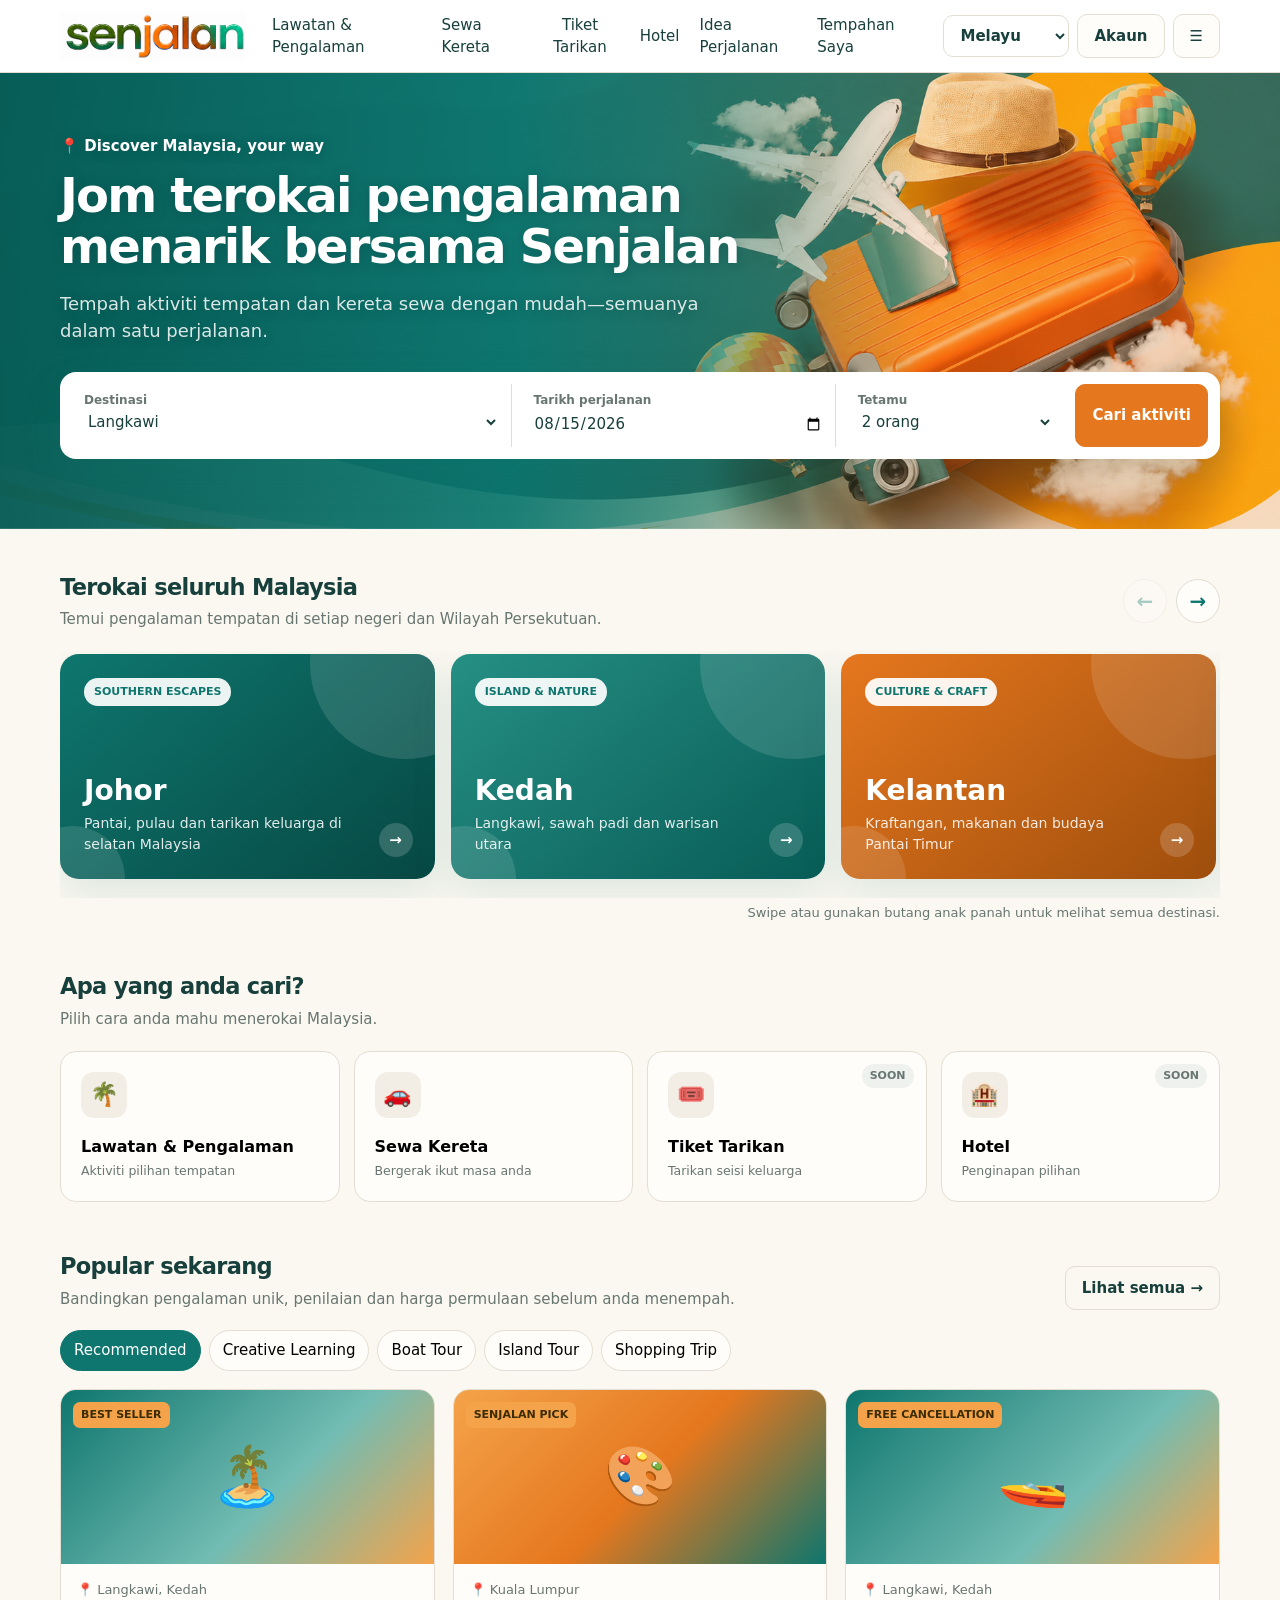
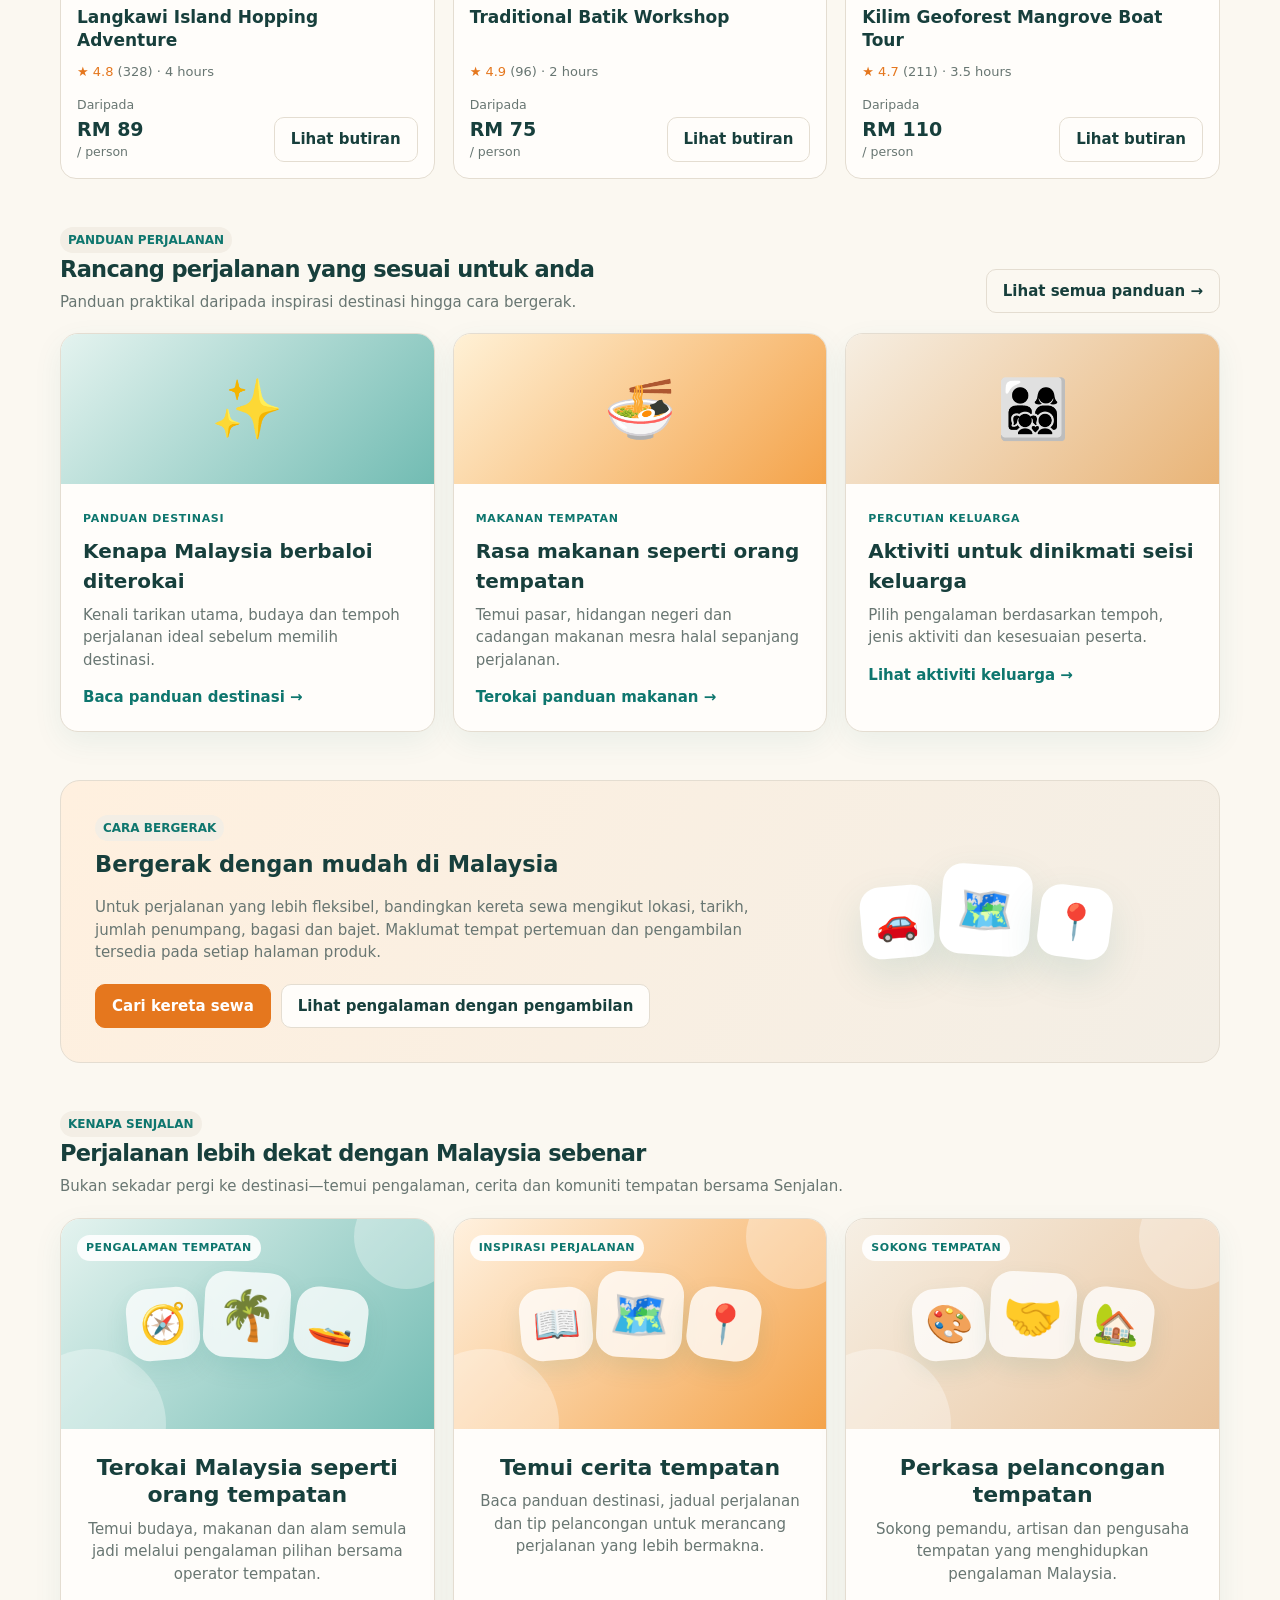
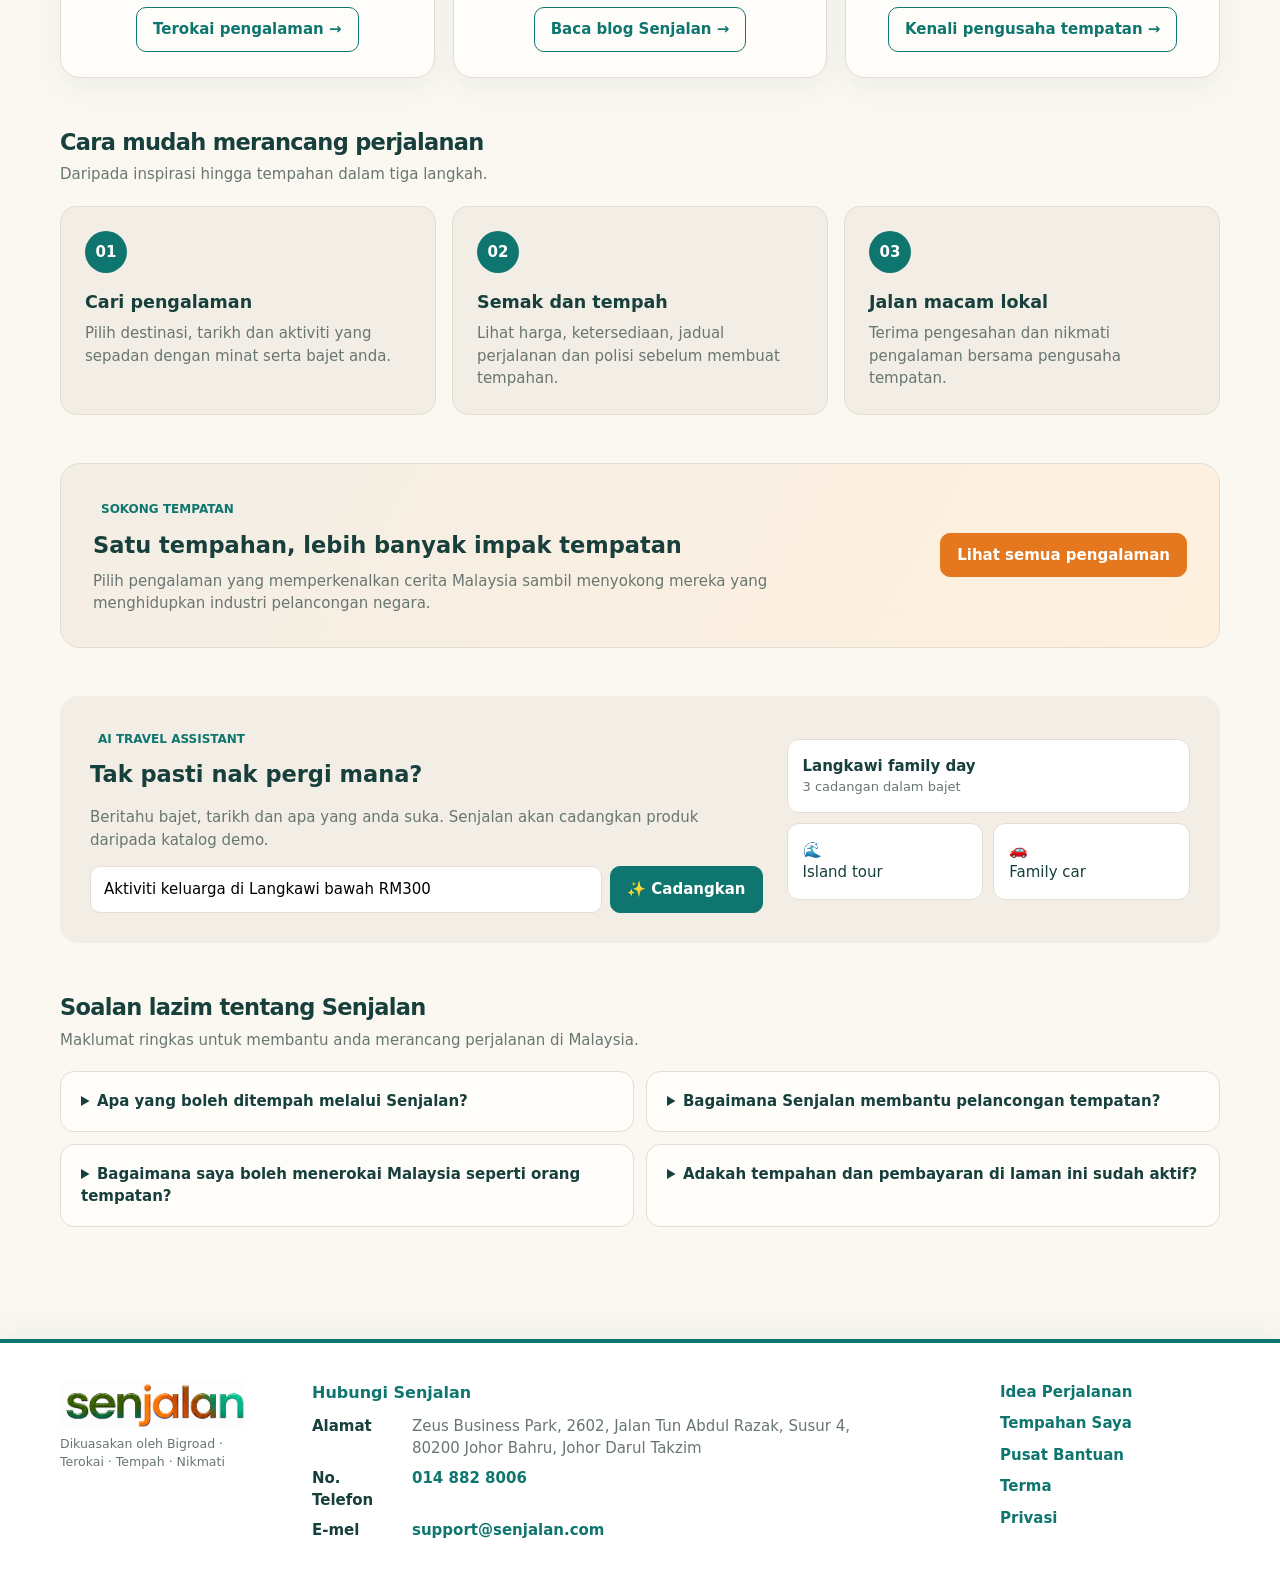
<file: index.html>
<!doctype html><html lang="ms"><head><meta charset="utf-8"><meta name="viewport" content="width=device-width,initial-scale=1"><title>Senjalan Malaysia | Local Tours, Experiences &amp; Car Rental</title><meta name="description" content="Explore Malaysia like a local with Senjalan. Book authentic local tours, island experiences, creative activities and car rentals while supporting Malaysian tourism."><meta name="robots" content="index,follow,max-image-preview:large"><link rel="canonical" href="https://senjalan.com/"><meta property="og:type" content="website"><meta property="og:locale" content="ms_MY"><meta property="og:site_name" content="Senjalan"><meta property="og:title" content="Senjalan Malaysia — Explore Malaysia Like a Local"><meta property="og:description" content="Discover authentic Malaysian experiences, local tours and car rentals while empowering local tourism communities."><meta property="og:url" content="https://senjalan.com/"><meta name="twitter:card" content="summary_large_image"><meta name="twitter:title" content="Senjalan Malaysia — Explore Malaysia Like a Local"><meta name="twitter:description" content="Book authentic local experiences and support Malaysian tourism communities."><script type="application/ld+json">{"@context":"https://schema.org","@graph":[{"@type":["Organization","TravelAgency"],"@id":"https://senjalan.com/#organization","name":"Senjalan","url":"https://senjalan.com/","email":"support@senjalan.com","telephone":"+60148828006","slogan":"Explore Malaysia like a local","address":{"@type":"PostalAddress","streetAddress":"Zeus Business Park, 2602, Jalan Tun Abdul Razak, Susur 4","postalCode":"80200","addressLocality":"Johor Bahru","addressRegion":"Johor Darul Takzim","addressCountry":"MY"}},{"@type":"WebSite","@id":"https://senjalan.com/#website","url":"https://senjalan.com/","name":"Senjalan","publisher":{"@id":"https://senjalan.com/#organization"}},{"@type":"FAQPage","mainEntity":[{"@type":"Question","name":"Apa yang boleh ditempah melalui Senjalan?","acceptedAnswer":{"@type":"Answer","text":"Senjalan menawarkan pilihan tour dan pengalaman tempatan serta kereta sewa di Malaysia. Attraction Tickets dan Hotels akan ditambah tidak lama lagi."}},{"@type":"Question","name":"Bagaimana Senjalan membantu pelancongan tempatan?","acceptedAnswer":{"@type":"Answer","text":"Senjalan mengetengahkan operator, pemandu dan pengusaha pengalaman tempatan supaya lebih banyak nilai pelancongan kekal dalam komuniti Malaysia."}},{"@type":"Question","name":"Adakah saya boleh menerokai Malaysia seperti orang tempatan?","acceptedAnswer":{"@type":"Answer","text":"Ya. Senjalan membantu traveller menemui aktiviti budaya, alam semula jadi, makanan, seni kreatif dan pengalaman komuniti yang dipilih untuk memberi perspektif tempatan."}}]}]}</script><link rel="stylesheet" href="css/styles.css"><script defer src="js/data.js"></script><script defer src="js/app.js"></script></head><body data-page="home"><div id="siteHeader"></div><main><section class="hero"><div class="container hero-content"><span class="eyebrow">📍 Discover Malaysia, your way</span><h1>Jom terokai pengalaman menarik bersama Senjalan</h1><p>Tempah aktiviti tempatan dan kereta sewa dengan mudah—semuanya dalam satu perjalanan.</p><form class="search-bar" id="homeSearch"><div class="search-field"><label for="homeDestination">Destinasi</label><select id="homeDestination"><option>Langkawi</option><option>Kuala Lumpur</option><option>Sabah</option><option>Penang</option></select></div><div class="search-field"><label for="homeDate">Tarikh perjalanan</label><input id="homeDate" type="date" value="2026-08-15"></div><div class="search-field"><label for="homeGuests">Tetamu</label><select id="homeGuests"><option>2 orang</option><option>1 orang</option><option>3 orang</option><option>4 orang</option></select></div><button class="btn btn-primary" type="submit">Cari aktiviti</button></form></div></section><div class="page container"><section class="section destination-section" aria-labelledby="popular-destinations"><div class="section-head destination-head"><div><h2 id="popular-destinations">Terokai seluruh Malaysia</h2><p>Temui pengalaman tempatan di setiap negeri dan Wilayah Persekutuan.</p></div><div class="carousel-controls" aria-label="Destination carousel controls"><button class="carousel-button" id="statePrev" type="button" aria-label="Previous destinations">←</button><button class="carousel-button" id="stateNext" type="button" aria-label="Next destinations">→</button></div></div><div class="state-carousel" id="stateCarousel" tabindex="0" aria-label="Negeri dan Wilayah Persekutuan di Malaysia"><a class="state-card state-0" href="tours.html?location=All&amp;state=Johor"><span>Southern Escapes</span><strong>Johor</strong><small>Pantai, pulau dan tarikan keluarga di selatan Malaysia</small><b class="state-arrow" aria-hidden="true">→</b></a><a class="state-card state-1" href="tours.html?location=All&amp;state=Kedah"><span>Island & Nature</span><strong>Kedah</strong><small>Langkawi, sawah padi dan warisan utara</small><b class="state-arrow" aria-hidden="true">→</b></a><a class="state-card state-2" href="tours.html?location=All&amp;state=Kelantan"><span>Culture & Craft</span><strong>Kelantan</strong><small>Kraftangan, makanan dan budaya Pantai Timur</small><b class="state-arrow" aria-hidden="true">→</b></a><a class="state-card state-3" href="tours.html?location=All&amp;state=Melaka"><span>Heritage City</span><strong>Melaka</strong><small>Jejak sejarah, muzium dan makanan Peranakan</small><b class="state-arrow" aria-hidden="true">→</b></a><a class="state-card state-4" href="tours.html?location=All&amp;state=Negeri%20Sembilan"><span>Culture & Nature</span><strong>Negeri Sembilan</strong><small>Adat Perpatih, alam dan percutian santai</small><b class="state-arrow" aria-hidden="true">→</b></a><a class="state-card state-5" href="tours.html?location=All&amp;state=Pahang"><span>Highlands & Nature</span><strong>Pahang</strong><small>Tanah tinggi, hutan hujan dan pengembaraan</small><b class="state-arrow" aria-hidden="true">→</b></a><a class="state-card state-6" href="tours.html?location=All&amp;state=Penang"><span>Food & Heritage</span><strong>Penang</strong><small>Seni jalanan, warisan dan syurga makanan</small><b class="state-arrow" aria-hidden="true">→</b></a><a class="state-card state-7" href="tours.html?location=All&amp;state=Perak"><span>Heritage & Outdoors</span><strong>Perak</strong><small>Bandar bersejarah, gua dan alam semula jadi</small><b class="state-arrow" aria-hidden="true">→</b></a><a class="state-card state-0" href="tours.html?location=All&amp;state=Perlis"><span>Hidden Gem</span><strong>Perlis</strong><small>Landskap desa, bukit batu kapur dan makanan lokal</small><b class="state-arrow" aria-hidden="true">→</b></a><a class="state-card state-1" href="tours.html?location=All&amp;state=Sabah"><span>Wildlife & Adventure</span><strong>Sabah</strong><small>Gunung, pulau dan hidupan liar Borneo</small><b class="state-arrow" aria-hidden="true">→</b></a><a class="state-card state-2" href="tours.html?location=All&amp;state=Sarawak"><span>Culture & Rainforest</span><strong>Sarawak</strong><small>Budaya Dayak, gua dan hutan hujan Borneo</small><b class="state-arrow" aria-hidden="true">→</b></a><a class="state-card state-3" href="tours.html?location=All&amp;state=Selangor"><span>City & Nature</span><strong>Selangor</strong><small>Tarikan keluarga, alam dan pengalaman bandar</small><b class="state-arrow" aria-hidden="true">→</b></a><a class="state-card state-4" href="tours.html?location=All&amp;state=Terengganu"><span>Islands & Heritage</span><strong>Terengganu</strong><small>Pulau tropika, batik dan budaya maritim</small><b class="state-arrow" aria-hidden="true">→</b></a><a class="state-card state-5" href="tours.html?location=All&amp;state=Kuala%20Lumpur"><span>Federal Territory</span><strong>Kuala Lumpur</strong><small>Budaya bandar, makanan dan shopping trips</small><b class="state-arrow" aria-hidden="true">→</b></a><a class="state-card state-6" href="tours.html?location=All&amp;state=Putrajaya"><span>Federal Territory</span><strong>Putrajaya</strong><small>Seni bina, tasik dan taman bandar</small><b class="state-arrow" aria-hidden="true">→</b></a><a class="state-card state-7" href="tours.html?location=All&amp;state=Labuan"><span>Federal Territory</span><strong>Labuan</strong><small>Pantai, sejarah maritim dan island escapes</small><b class="state-arrow" aria-hidden="true">→</b></a></div><p class="carousel-hint">Swipe atau gunakan butang anak panah untuk melihat semua destinasi.</p></section><section class="section"><div class="section-head"><div><h2>Apa yang anda cari?</h2><p>Pilih cara anda mahu menerokai Malaysia.</p></div></div><div class="category-grid"><button class="category-card" onclick="location.href='tours.html'"><span class="category-icon">🌴</span><strong>Tour &amp; Experiences</strong><small>Aktiviti pilihan tempatan</small></button><button class="category-card" onclick="location.href='cars.html'"><span class="category-icon">🚗</span><strong>Car Rental</strong><small>Bergerak ikut masa anda</small></button><button class="category-card" data-coming="Attraction Tickets"><span class="soon-badge">SOON</span><span class="category-icon">🎟️</span><strong>Attraction Tickets</strong><small>Tarikan seisi keluarga</small></button><button class="category-card" data-coming="Hotels"><span class="soon-badge">SOON</span><span class="category-icon">🏨</span><strong>Hotels</strong><small>Penginapan pilihan</small></button></div></section><section class="section"><div class="section-head"><div><h2>Popular sekarang</h2><p>Bandingkan pengalaman unik, rating dan harga permulaan sebelum anda menempah.</p></div><a class="btn btn-ghost" href="tours.html">Lihat semua →</a></div><div class="chip-row"><button class="chip active" data-home-chip="Recommended">Recommended</button><button class="chip" data-home-chip="Creative Learning">Creative Learning</button><button class="chip" data-home-chip="Boat Tour">Boat Tour</button><button class="chip" data-home-chip="Island Tour">Island Tour</button><button class="chip" data-home-chip="Shopping Trip">Shopping Trip</button></div><div class="product-grid" id="popularProducts"></div></section><section class="section inspiration-section" aria-labelledby="travel-inspiration-title"><div class="section-head"><div><span class="status">TRAVEL ESSENTIALS</span><h2 id="travel-inspiration-title">Rancang perjalanan yang sesuai untuk anda</h2><p>Panduan praktikal daripada inspirasi destinasi hingga cara bergerak.</p></div><a class="btn btn-ghost" href="blog.html">Lihat semua panduan →</a></div><div class="inspiration-grid"><article class="inspiration-card"><div class="inspiration-visual worth" aria-hidden="true">✨</div><div><small>DESTINATION GUIDE</small><h3>Kenapa Malaysia berbaloi diterokai</h3><p>Kenali tarikan utama, budaya dan tempoh perjalanan ideal sebelum memilih destinasi.</p><a href="blog.html">Baca panduan destinasi →</a></div></article><article class="inspiration-card"><div class="inspiration-visual food" aria-hidden="true">🍜</div><div><small>LOCAL FOOD</small><h3>Rasa makanan seperti orang tempatan</h3><p>Temui pasar, hidangan negeri dan cadangan makanan mesra halal sepanjang perjalanan.</p><a href="blog.html">Terokai panduan makanan →</a></div></article><article class="inspiration-card"><div class="inspiration-visual family" aria-hidden="true">👨‍👩‍👧‍👦</div><div><small>FAMILY TRAVEL</small><h3>Aktiviti untuk dinikmati seisi keluarga</h3><p>Pilih pengalaman berdasarkan tempoh, jenis aktiviti dan kesesuaian peserta.</p><a href="tours.html">Lihat aktiviti keluarga →</a></div></article></div></section><section class="section transport-feature"><div class="transport-copy"><span class="status">GETTING AROUND</span><h2>Bergerak dengan mudah di Malaysia</h2><p>Untuk perjalanan yang lebih fleksibel, bandingkan kereta sewa mengikut lokasi, tarikh, jumlah penumpang, bagasi dan bajet. Maklumat meeting point dan pick-up tersedia pada setiap halaman produk.</p><div class="transport-actions"><a class="btn btn-primary" href="cars.html">Cari kereta sewa</a><a class="btn" href="tours.html">Lihat pengalaman dengan pick-up</a></div></div><div class="transport-art" aria-hidden="true"><span>🚗</span><span>🗺️</span><span>📍</span></div></section><section class="section usp-section" aria-labelledby="senjalan-difference"><div class="section-head"><div><span class="status">KENAPA SENJALAN</span><h2 id="senjalan-difference">Perjalanan lebih dekat dengan Malaysia sebenar</h2><p>Bukan sekadar pergi ke destinasi—temui pengalaman, cerita dan komuniti tempatan bersama Senjalan.</p></div></div><div class="why-grid"><article class="why-card"><div class="why-visual why-local"><span class="why-label">LOCAL EXPERIENCES</span><div class="why-art" aria-hidden="true"><span>🧭</span><span>🌴</span><span>🚤</span></div></div><div class="why-body"><h3>Explore Malaysia like a local</h3><p>Temui budaya, makanan dan alam semula jadi melalui pengalaman pilihan bersama operator tempatan.</p><a class="btn why-cta" href="tours.html">Explore experiences →</a></div></article><article class="why-card"><div class="why-visual why-stories"><span class="why-label">TRAVEL INSPIRATION</span><div class="why-art" aria-hidden="true"><span>📖</span><span>🗺️</span><span>📍</span></div></div><div class="why-body"><h3>Discover local stories</h3><p>Baca panduan destinasi, itinerary dan travel tips untuk merancang perjalanan yang lebih bermakna.</p><a class="btn why-cta" href="blog.html">Read Senjalan blog →</a></div></article><article class="why-card"><div class="why-visual why-community"><span class="why-label">SUPPORT LOCAL</span><div class="why-art" aria-hidden="true"><span>🎨</span><span>🤝</span><span>🏡</span></div></div><div class="why-body"><h3>Empower local tourism</h3><p>Sokong pemandu, artisan dan pengusaha tempatan yang menghidupkan pengalaman Malaysia.</p><a class="btn why-cta" href="article.html?id=creative-learning">Meet local makers →</a></div></article></div></section><section class="section how-section" aria-labelledby="how-senjalan-works"><div class="section-head"><div><h2 id="how-senjalan-works">Cara mudah merancang perjalanan</h2><p>Daripada inspirasi hingga tempahan dalam tiga langkah.</p></div></div><ol class="how-grid"><li><span>01</span><h3>Cari pengalaman</h3><p>Pilih destinasi, tarikh dan aktiviti yang sepadan dengan minat serta bajet anda.</p></li><li><span>02</span><h3>Semak dan tempah</h3><p>Lihat harga, availability, itinerary dan polisi sebelum membuat tempahan.</p></li><li><span>03</span><h3>Jalan macam lokal</h3><p>Terima pengesahan dan nikmati pengalaman bersama pengusaha tempatan.</p></li></ol></section><section class="section local-cta"><div><span class="status">SUPPORT LOCAL</span><h2>Satu tempahan, lebih banyak impak tempatan</h2><p>Pilih pengalaman yang memperkenalkan cerita Malaysia sambil menyokong mereka yang menghidupkan industri pelancongan negara.</p></div><a class="btn btn-primary" href="tours.html">Lihat semua pengalaman</a></section><section class="section ai-section"><div><span class="status">AI TRAVEL ASSISTANT</span><h2>Tak pasti nak pergi mana?</h2><p class="muted">Beritahu bajet, tarikh dan apa yang anda suka. Senjalan akan cadangkan produk daripada katalog demo.</p><div class="prompt-row"><input id="aiPrompt" value="Aktiviti keluarga di Langkawi bawah RM300" aria-label="Describe your trip"><button class="btn btn-green" id="aiButton" type="button">✨ Cadangkan</button></div></div><div class="ai-preview"><div class="mini-card"><b>Langkawi family day</b><div class="card-meta">3 cadangan dalam bajet</div></div><div class="mini-card">🌊<br>Island tour</div><div class="mini-card">🚗<br>Family car</div></div></section><section class="section faq-section" aria-labelledby="faq-title"><div class="section-head"><div><h2 id="faq-title">Soalan lazim tentang Senjalan</h2><p>Maklumat ringkas untuk membantu anda merancang perjalanan di Malaysia.</p></div></div><div class="faq-list"><details><summary>Apa yang boleh ditempah melalui Senjalan?</summary><p>Anda boleh menerokai tour dan pengalaman tempatan serta pilihan kereta sewa. Attraction Tickets dan Hotels sedang dibangunkan dan akan tersedia tidak lama lagi.</p></details><details><summary>Bagaimana Senjalan membantu pelancongan tempatan?</summary><p>Senjalan mengetengahkan operator, pemandu, artisan dan pengusaha pengalaman tempatan supaya traveller lebih mudah menemui mereka dan lebih banyak nilai pelancongan kekal dalam komuniti Malaysia.</p></details><details><summary>Bagaimana saya boleh explore Malaysia like a local?</summary><p>Pilih aktiviti berasaskan budaya, komuniti, alam semula jadi dan kemahiran tempatan. Setiap halaman pengalaman menyediakan maklumat itinerary, lokasi dan operator untuk membantu anda memilih dengan yakin.</p></details><details><summary>Adakah tempahan dan pembayaran di laman ini sudah aktif?</summary><p>Versi semasa ialah demonstrasi statik. Availability, pembayaran dan AI Travel Search ditunjukkan sebagai simulasi dan tidak menghantar data kepada pihak luar.</p></details></div></section></div></main><div id="siteFooter"></div></body></html>
</file>
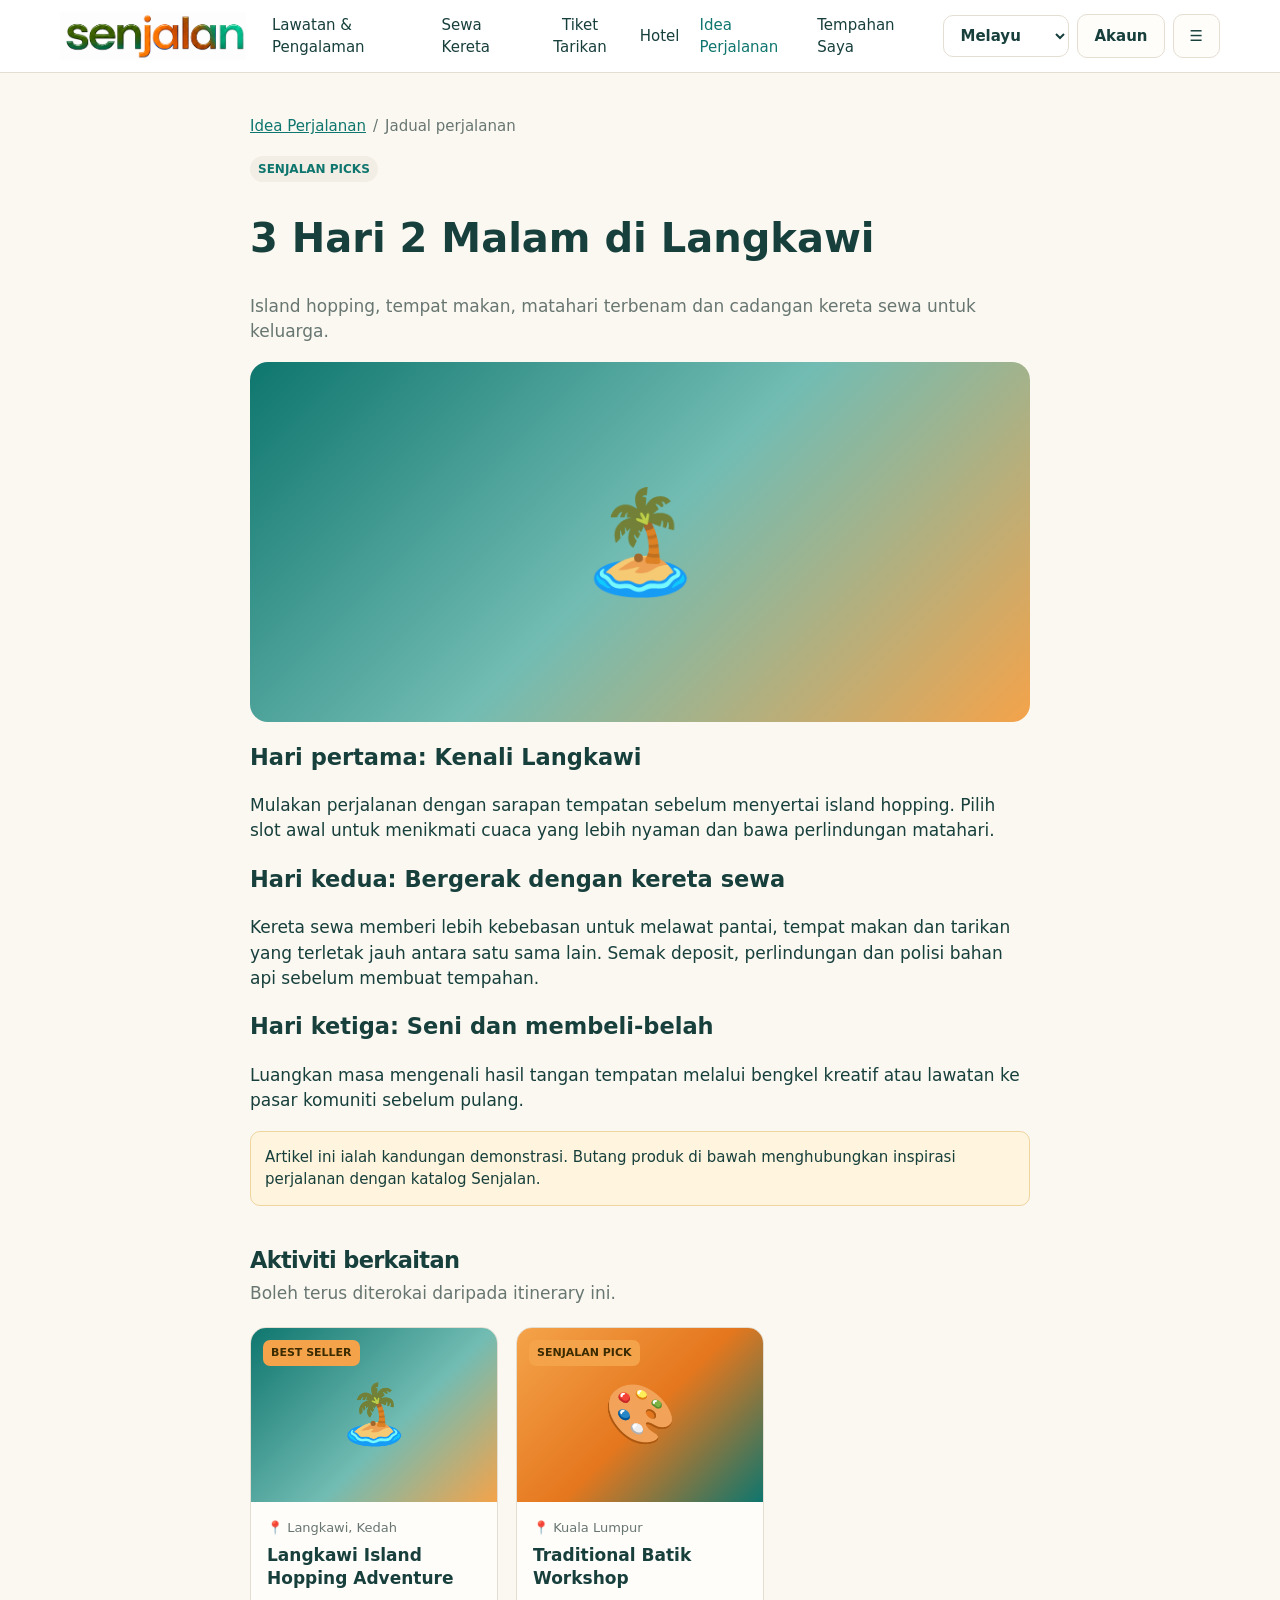
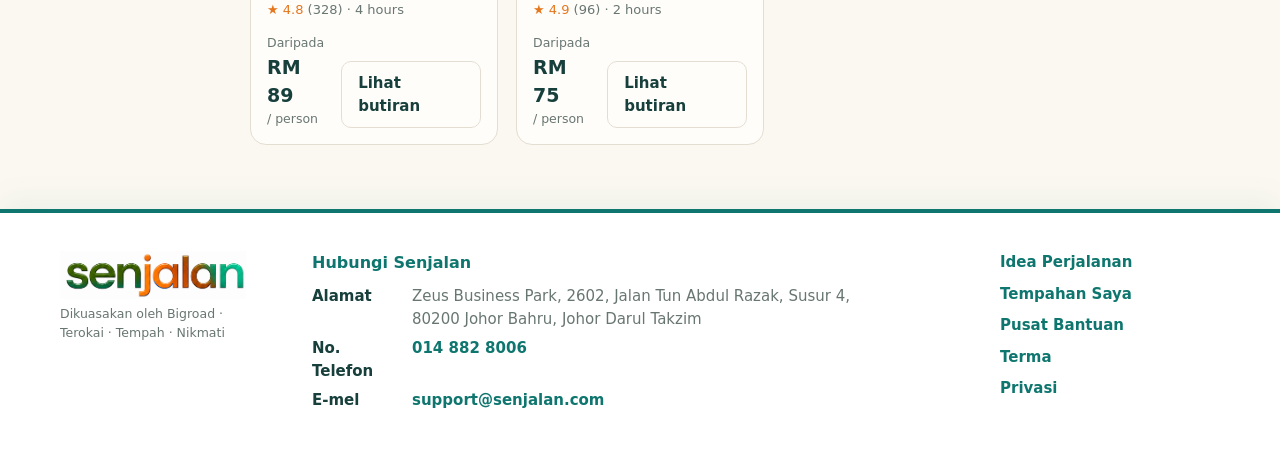
<file: article.html>
<!doctype html><html lang="ms"><head><meta charset="utf-8"><meta name="viewport" content="width=device-width,initial-scale=1"><title>Travel Article — Senjalan</title><link rel="stylesheet" href="css/styles.css"><script defer src="js/data.js"></script><script defer src="js/app.js"></script></head><body data-page="article"><div id="siteHeader"></div><main class="page container"><article class="article"><div class="breadcrumb"><a href="blog.html">Travel Ideas</a><span>/</span><span id="articleCategory">Itinerary</span></div><span class="status" id="articleCategoryBadge">SENJALAN PICKS</span><h1 id="articleTitle">3 Hari 2 Malam di Langkawi</h1><p class="muted" id="articleExcerpt"></p><div class="article-hero" id="articleEmoji">🏝️</div><h2>Hari pertama: Kenali Langkawi</h2><p>Mulakan perjalanan dengan sarapan tempatan sebelum menyertai island hopping. Pilih slot awal untuk menikmati cuaca yang lebih nyaman dan bawa perlindungan matahari.</p><h2>Hari kedua: Bergerak dengan kereta sewa</h2><p>Kereta sewa memberi lebih kebebasan untuk melawat pantai, tempat makan dan tarikan yang terletak jauh antara satu sama lain. Semak deposit, perlindungan dan polisi bahan api sebelum membuat tempahan.</p><h2>Hari ketiga: Seni dan membeli-belah</h2><p>Luangkan masa mengenali hasil tangan tempatan melalui bengkel kreatif atau lawatan ke pasar komuniti sebelum pulang.</p><div class="notice">Artikel ini ialah kandungan demonstrasi. Butang produk di bawah menghubungkan inspirasi perjalanan dengan katalog Senjalan.</div><section class="related"><div class="section-head"><div><h2>Aktiviti berkaitan</h2><p>Boleh terus diterokai daripada itinerary ini.</p></div></div><div class="product-grid" id="relatedProducts"></div></section></article></main><div id="siteFooter"></div></body></html>
</file>
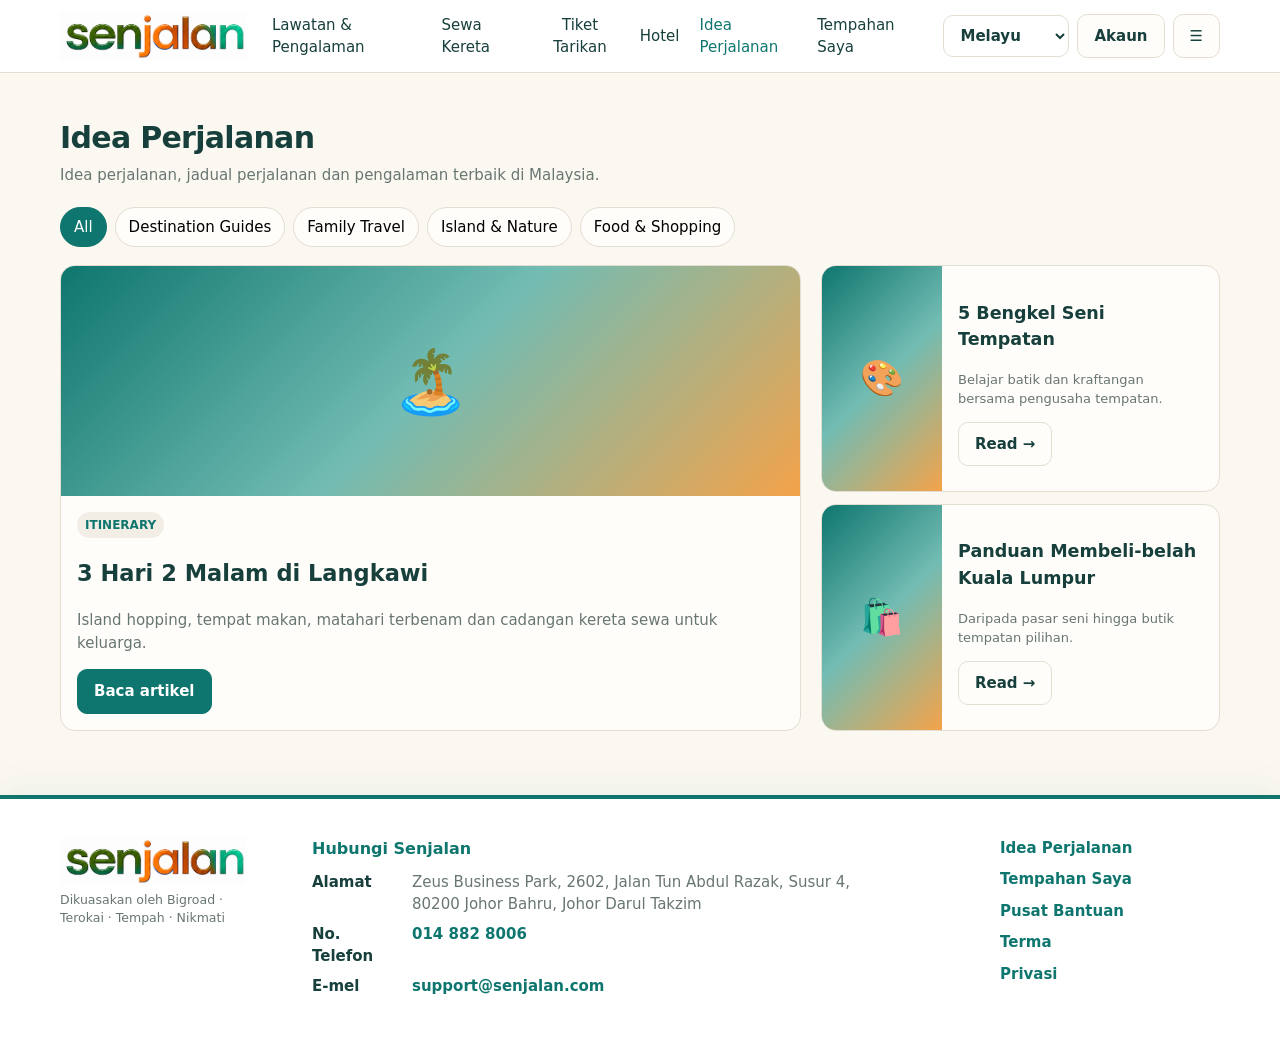
<file: blog.html>
<!doctype html><html lang="ms"><head><meta charset="utf-8"><meta name="viewport" content="width=device-width,initial-scale=1"><title>Travel Ideas — Senjalan</title><link rel="stylesheet" href="css/styles.css"><script defer src="js/data.js"></script><script defer src="js/app.js"></script></head><body data-page="blog"><div id="siteHeader"></div><main class="page container"><div class="page-head"><div><h1>Travel Ideas</h1><p>Idea perjalanan, itinerary dan pengalaman terbaik di Malaysia.</p></div></div><div class="chip-row"><button class="chip active">All</button><button class="chip">Destination Guides</button><button class="chip">Family Travel</button><button class="chip">Island &amp; Nature</button><button class="chip">Food &amp; Shopping</button></div><div class="blog-grid"><article class="feature-post" id="featurePost"></article><div class="post-stack" id="postList"></div></div></main><div id="siteFooter"></div></body></html>
</file>
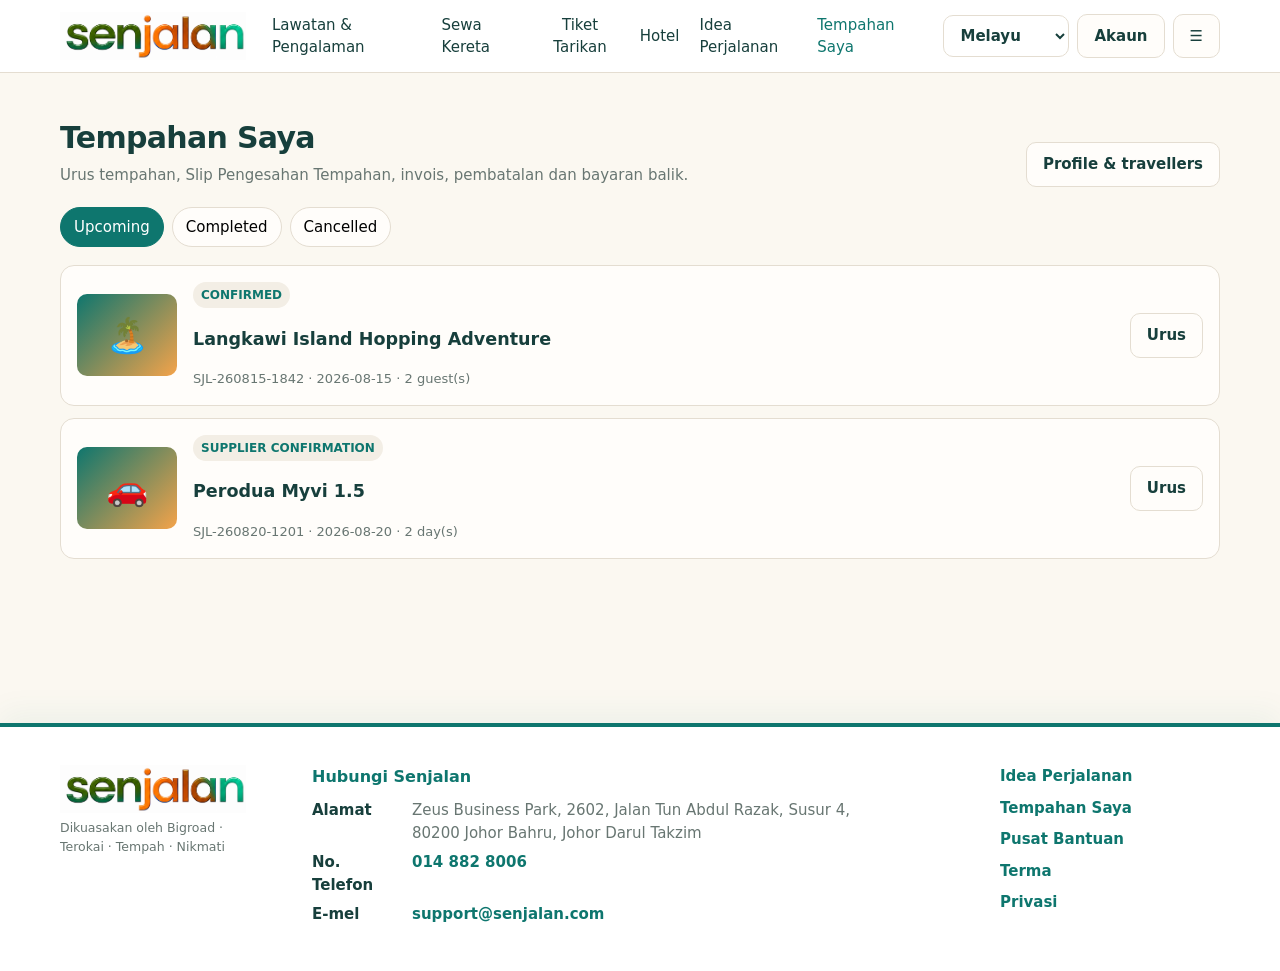
<file: bookings.html>
<!doctype html><html lang="ms"><head><meta charset="utf-8"><meta name="viewport" content="width=device-width,initial-scale=1"><title>My Bookings — Senjalan</title><link rel="stylesheet" href="css/styles.css"><script defer src="js/data.js"></script><script defer src="js/app.js"></script></head><body data-page="bookings"><div id="siteHeader"></div><main class="page container"><div class="page-head"><div><h1>My Bookings</h1><p>Urus tempahan, Booking Confirmation Slip, invoice, pembatalan dan refund.</p></div><button class="btn" type="button">Profile &amp; travellers</button></div><div class="chip-row booking-tabs" role="tablist" aria-label="Booking status"><button class="chip active" type="button" role="tab" aria-selected="true" data-booking-tab="upcoming">Upcoming</button><button class="chip" type="button" role="tab" aria-selected="false" data-booking-tab="completed">Completed</button><button class="chip" type="button" role="tab" aria-selected="false" data-booking-tab="cancelled">Cancelled</button></div><section id="bookingList" aria-live="polite"></section></main><div id="siteFooter"></div></body></html>
</file>
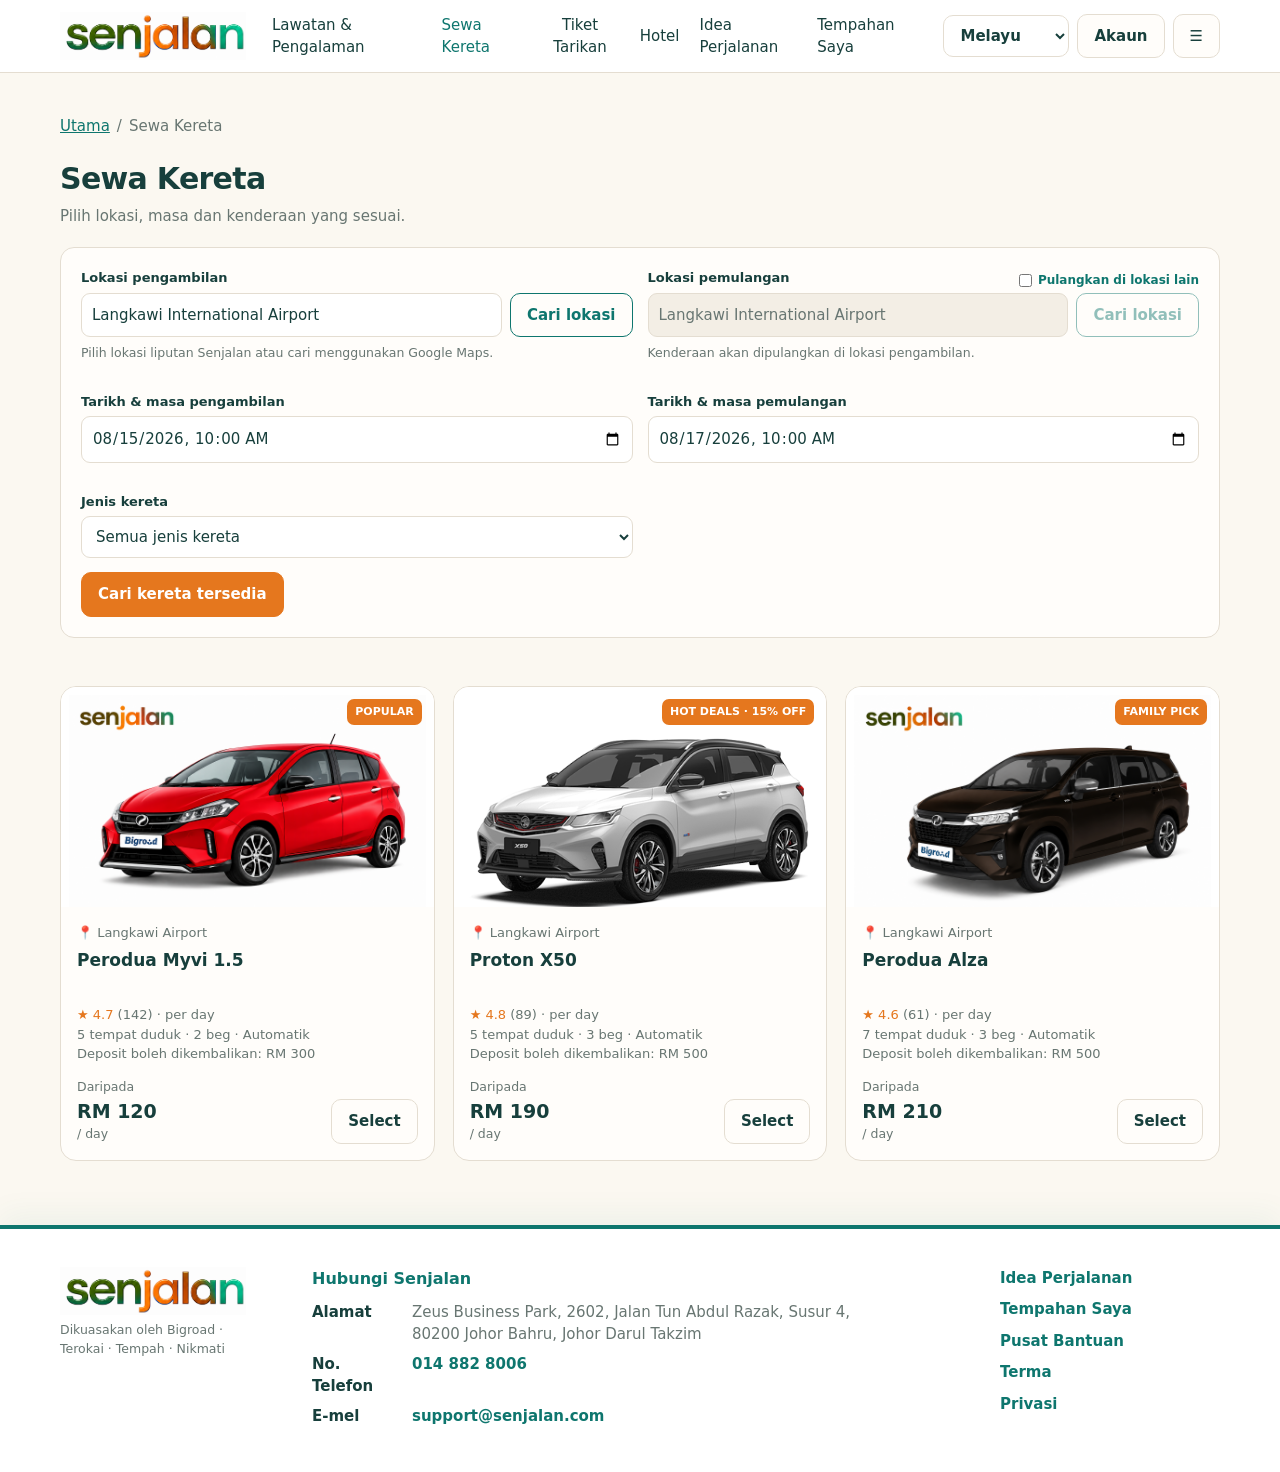
<file: cars.html>
<!doctype html><html lang="ms"><head><meta charset="utf-8"><meta name="viewport" content="width=device-width,initial-scale=1"><title>Car Rental — Senjalan</title><link rel="stylesheet" href="css/styles.css"><script defer src="js/data.js"></script><script defer src="js/app.js"></script></head><body data-page="cars"><div id="siteHeader"></div><main class="page container"><div class="breadcrumb"><a href="index.html">Home</a><span>/</span><span>Car Rental</span></div><div class="page-head"><div><h1>Car Rental</h1><p>Pilih lokasi, masa dan kenderaan yang sesuai.</p></div></div><section class="panel section"><div class="form-grid"><div class="form-group pickup-location-group"><label for="pickupLocation">Pick-up location</label><div class="location-search-row"><input class="form-control location-picker-input" id="pickupLocation" type="text" value="Langkawi International Airport" readonly aria-haspopup="dialog"><button class="btn map-search-button" id="pickupLocationButton" type="button">Search location</button></div><small class="location-helper">Choose from Senjalan covered locations or search using Google Maps.</small></div><div class="form-group dropoff-location-group"><div class="location-label-row"><label for="dropoffLocation">Drop-off location</label><label class="different-location-toggle"><input id="differentDropoff" type="checkbox"> Return at another location</label></div><div class="location-search-row"><input class="form-control location-picker-input" id="dropoffLocation" type="text" value="Same as pick-up" readonly aria-haspopup="dialog" aria-disabled="true"><button class="btn map-search-button" id="dropoffLocationButton" type="button" disabled>Search location</button></div><small class="location-helper" id="dropoffHelper">Vehicle will be returned to the pick-up location.</small></div><div class="form-group"><label for="pickupDate">Pick-up date &amp; time</label><input class="form-control" id="pickupDate" type="datetime-local" value="2026-08-15T10:00"></div><div class="form-group"><label for="returnDate">Return date &amp; time</label><input class="form-control" id="returnDate" type="datetime-local" value="2026-08-17T10:00"></div><div class="form-group"><label for="carType">Car type</label><select class="form-control" id="carType"><option>All car types</option><option>Compact</option><option>SUV</option><option>MPV</option></select></div></div><button class="btn btn-primary" id="carSearch" type="button">Search available cars</button></section><div class="product-grid" id="carResults"></div></main><div id="siteFooter"></div></body></html>
</file>
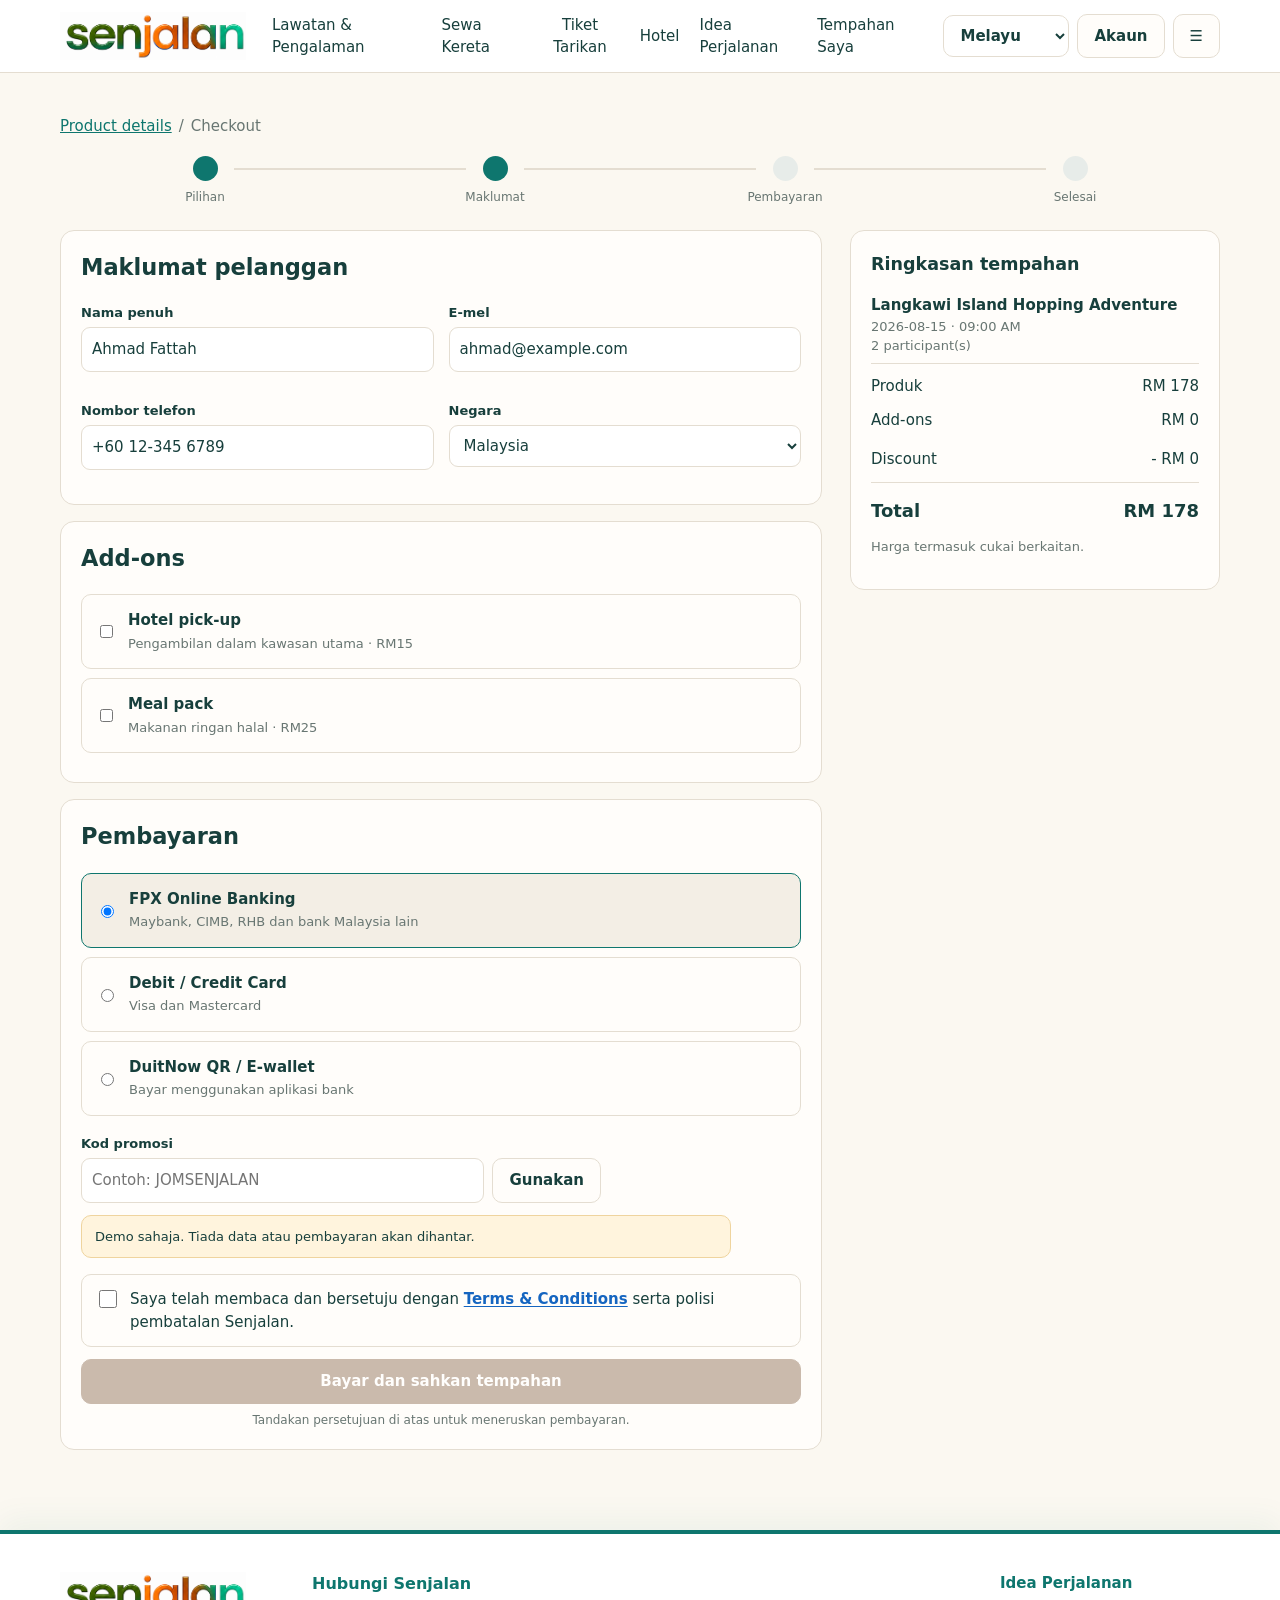
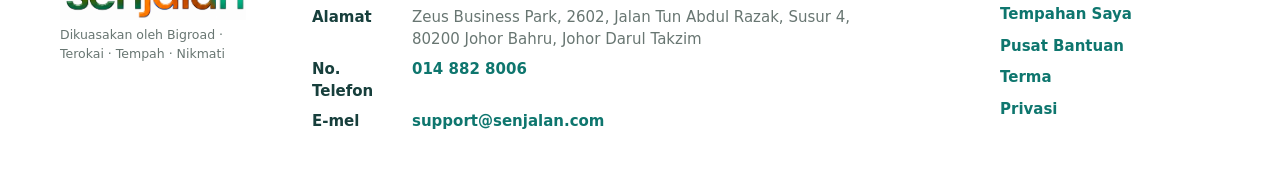
<file: checkout.html>
<!doctype html>
<html lang="ms">
<head>
  <meta charset="utf-8">
  <meta name="viewport" content="width=device-width,initial-scale=1">
  <title>Checkout — Senjalan</title>
  <link rel="stylesheet" href="css/styles.css">
  <script defer src="js/data.js"></script>
  <script defer src="js/app.js"></script>
</head>
<body data-page="checkout">
  <div id="siteHeader"></div>
  <main class="page container">
    <div class="breadcrumb"><a href="javascript:history.back()">Product details</a><span>/</span><span>Checkout</span></div>
    <div class="checkout-steps"><div class="checkout-step done">Pilihan</div><div class="checkout-step current">Maklumat</div><div class="checkout-step">Pembayaran</div><div class="checkout-step">Selesai</div></div>
    <div class="checkout-layout">
      <form class="checkout-main" id="checkoutForm">
        <section class="panel">
          <h2>Maklumat pelanggan</h2>
          <div class="form-grid">
            <div class="form-group"><label for="customerName">Nama penuh</label><input class="form-control" id="customerName" required value="Ahmad Fattah"></div>
            <div class="form-group"><label for="customerEmail">E-mel</label><input class="form-control" id="customerEmail" type="email" required value="ahmad@example.com"></div>
            <div class="form-group"><label for="customerPhone">Nombor telefon</label><input class="form-control" id="customerPhone" required value="+60 12-345 6789"></div>
            <div class="form-group"><label for="customerCountry">Negara</label><select class="form-control" id="customerCountry"><option>Malaysia</option><option>Singapore</option></select></div>
          </div>
        </section>
        <section class="panel" id="checkoutAddons">
          <h2>Add-ons</h2>
          <label class="payment-option"><input type="checkbox" data-addon="15" data-name="Hotel pick-up"><span><b>Hotel pick-up</b><br><span class="card-meta">Pengambilan dalam kawasan utama · RM15</span></span></label>
          <label class="payment-option"><input type="checkbox" data-addon="25" data-name="Meal pack"><span><b>Meal pack</b><br><span class="card-meta">Makanan ringan halal · RM25</span></span></label>
        </section>
        <section class="panel">
          <h2>Pembayaran</h2>
          <label class="payment-option"><input type="radio" name="payment" checked><span><b>FPX Online Banking</b><br><span class="card-meta">Maybank, CIMB, RHB dan bank Malaysia lain</span></span></label>
          <label class="payment-option"><input type="radio" name="payment"><span><b>Debit / Credit Card</b><br><span class="card-meta">Visa dan Mastercard</span></span></label>
          <label class="payment-option"><input type="radio" name="payment"><span><b>DuitNow QR / E-wallet</b><br><span class="card-meta">Bayar menggunakan aplikasi bank</span></span></label>
          <div class="promo-field">
            <label for="promoCode">Promo code</label>
            <div class="promo-control"><input class="form-control" id="promoCode" placeholder="Contoh: JOMSENJALAN"><button class="btn" id="promoButton" type="button">Apply</button></div>
          </div>
          <div class="notice checkout-demo-notice">Demo sahaja. Tiada data atau pembayaran akan dihantar.</div>
          <label class="terms-consent" for="termsAgreement">
            <input id="termsAgreement" type="checkbox" required>
            <span>Saya telah membaca dan bersetuju dengan <a href="terms.html" target="_blank" rel="noopener">Terms &amp; Conditions</a> serta polisi pembatalan Senjalan.</span>
          </label>
          <button class="btn btn-primary btn-block" id="payButton" type="submit" disabled>Bayar dan sahkan booking</button>
          <p class="consent-helper" id="consentHelper">Tandakan persetujuan di atas untuk meneruskan pembayaran.</p>
        </section>
      </form>
      <aside class="panel checkout-summary">
        <h3>Booking summary</h3><b id="summaryTitle">Selected product</b><div class="card-meta" id="summaryDate"></div><div class="card-meta" id="summaryQty"></div>
        <hr style="border:0;border-top:1px solid var(--line)">
        <div class="summary-row"><span>Produk</span><span id="summaryBase">RM 0</span></div><div class="summary-row"><span>Add-ons</span><span id="summaryAdd">RM 0</span></div><div class="summary-addon-details" id="summaryAddonDetails"></div><div class="summary-row hidden" id="summaryDepositRow"><span>Refundable deposit</span><span id="summaryDeposit">RM 0</span></div><div class="summary-row"><span>Discount</span><span id="summaryDiscount">- RM 0</span></div><div class="summary-row grand"><b>Total</b><b id="summaryTotal">RM 0</b></div><p class="card-meta">Harga termasuk cukai berkaitan.</p>
      </aside>
    </div>
  </main>
  <div id="siteFooter"></div>
</body>
</html>
</file>
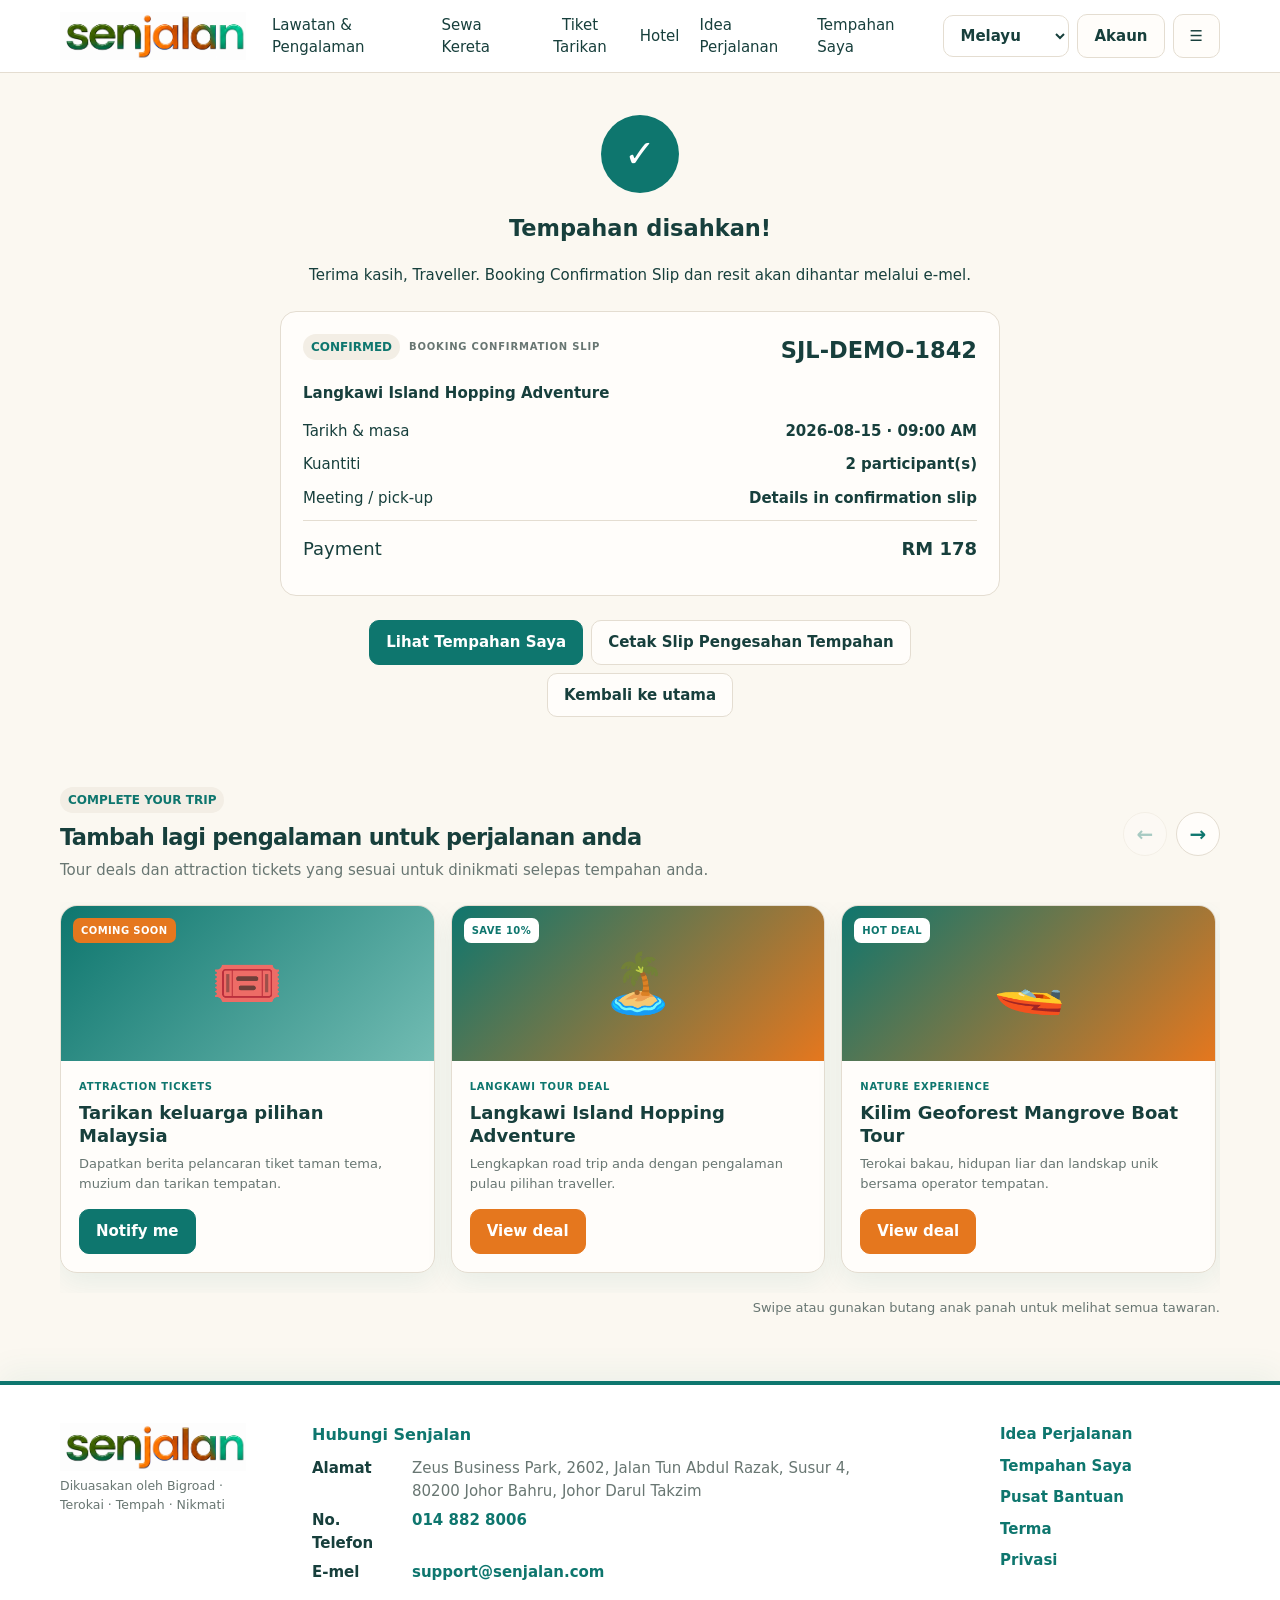
<file: confirmation.html>
<!doctype html>
<html lang="ms">
<head>
  <meta charset="utf-8">
  <meta name="viewport" content="width=device-width,initial-scale=1">
  <title>Booking Confirmed — Senjalan</title>
  <link rel="stylesheet" href="css/styles.css">
  <script defer src="js/data.js"></script>
  <script defer src="js/app.js"></script>
</head>
<body data-page="confirmation">
  <div id="siteHeader"></div>
  <main class="page container confirmation-page">
    <section class="confirmation">
      <div class="checkmark">✓</div>
      <h1>Booking disahkan!</h1>
      <p>Terima kasih, <span id="confirmName">Traveller</span>. Booking Confirmation Slip dan resit akan dihantar melalui e-mel.</p>
      <article class="voucher confirmation-slip">
        <div class="slip-heading"><div><span class="status">CONFIRMED</span><small>BOOKING CONFIRMATION SLIP</small></div><h2 id="bookingReference">SJL-DEMO</h2></div>
        <p><b id="voucherTitle">Selected product</b></p>
        <div class="summary-row"><span>Tarikh &amp; masa</span><b id="voucherDate"></b></div>
        <div class="summary-row"><span>Kuantiti</span><b id="voucherQty"></b></div>
        <div class="summary-row"><span>Meeting / pick-up</span><b>Details in confirmation slip</b></div>
        <div class="summary-row grand"><span>Payment</span><b id="voucherTotal">Paid</b></div>
      </article>
      <div class="nav-actions confirmation-actions">
        <a class="btn btn-green" href="bookings.html">View My Bookings</a>
        <button class="btn" id="printVoucher" type="button">Print Booking Confirmation Slip</button>
        <a class="btn" href="index.html">Back to home</a>
      </div>
    </section>

    <section class="confirmation-upsell" aria-labelledby="upsellTitle">
      <div class="section-head destination-head">
        <div><span class="status">COMPLETE YOUR TRIP</span><h2 id="upsellTitle">Tambah lagi pengalaman untuk perjalanan anda</h2><p>Tour deals dan attraction tickets yang sesuai untuk dinikmati selepas tempahan anda.</p></div>
        <div class="carousel-controls"><button class="carousel-button" id="upsellPrev" type="button" aria-label="Previous deals">←</button><button class="carousel-button" id="upsellNext" type="button" aria-label="Next deals">→</button></div>
      </div>
      <div class="upsell-carousel" id="upsellCarousel" tabindex="0" aria-label="Recommended deals carousel">
        <article class="upsell-card attraction-deal"><div class="upsell-visual">🎟️<span>COMING SOON</span></div><div class="upsell-copy"><small>ATTRACTION TICKETS</small><h3>Tarikan keluarga pilihan Malaysia</h3><p>Dapatkan berita pelancaran tiket taman tema, muzium dan tarikan tempatan.</p><button class="btn btn-green" type="button" data-coming="Attraction Tickets">Notify me</button></div></article>
        <article class="upsell-card tour-deal"><div class="upsell-visual">🏝️<span>SAVE 10%</span></div><div class="upsell-copy"><small>LANGKAWI TOUR DEAL</small><h3>Langkawi Island Hopping Adventure</h3><p>Lengkapkan road trip anda dengan pengalaman pulau pilihan traveller.</p><a class="btn btn-primary" href="tour-details.html?id=island-hopping">View deal</a></div></article>
        <article class="upsell-card tour-deal"><div class="upsell-visual">🚤<span>HOT DEAL</span></div><div class="upsell-copy"><small>NATURE EXPERIENCE</small><h3>Kilim Geoforest Mangrove Boat Tour</h3><p>Terokai bakau, hidupan liar dan landskap unik bersama operator tempatan.</p><a class="btn btn-primary" href="tour-details.html?id=mangrove-tour">View deal</a></div></article>
        <article class="upsell-card attraction-deal"><div class="upsell-visual">🎡<span>COMING SOON</span></div><div class="upsell-copy"><small>ATTRACTION TICKETS</small><h3>Family attractions &amp; theme parks</h3><p>Simpan minat anda dan terima kemas kini apabila tempahan dibuka.</p><button class="btn btn-green" type="button" data-coming="Attraction Tickets">Notify me</button></div></article>
        <article class="upsell-card tour-deal"><div class="upsell-visual">🎨<span>SENJALAN PICK</span></div><div class="upsell-copy"><small>LOCAL EXPERIENCE</small><h3>Traditional Batik Workshop</h3><p>Belajar menghasilkan batik bersama pengusaha seni tempatan.</p><a class="btn btn-primary" href="tour-details.html?id=batik-workshop">View deal</a></div></article>
      </div>
      <p class="carousel-hint">Swipe atau gunakan butang anak panah untuk melihat semua tawaran.</p>
    </section>
  </main>
  <div id="siteFooter"></div>
</body>
</html>
</file>
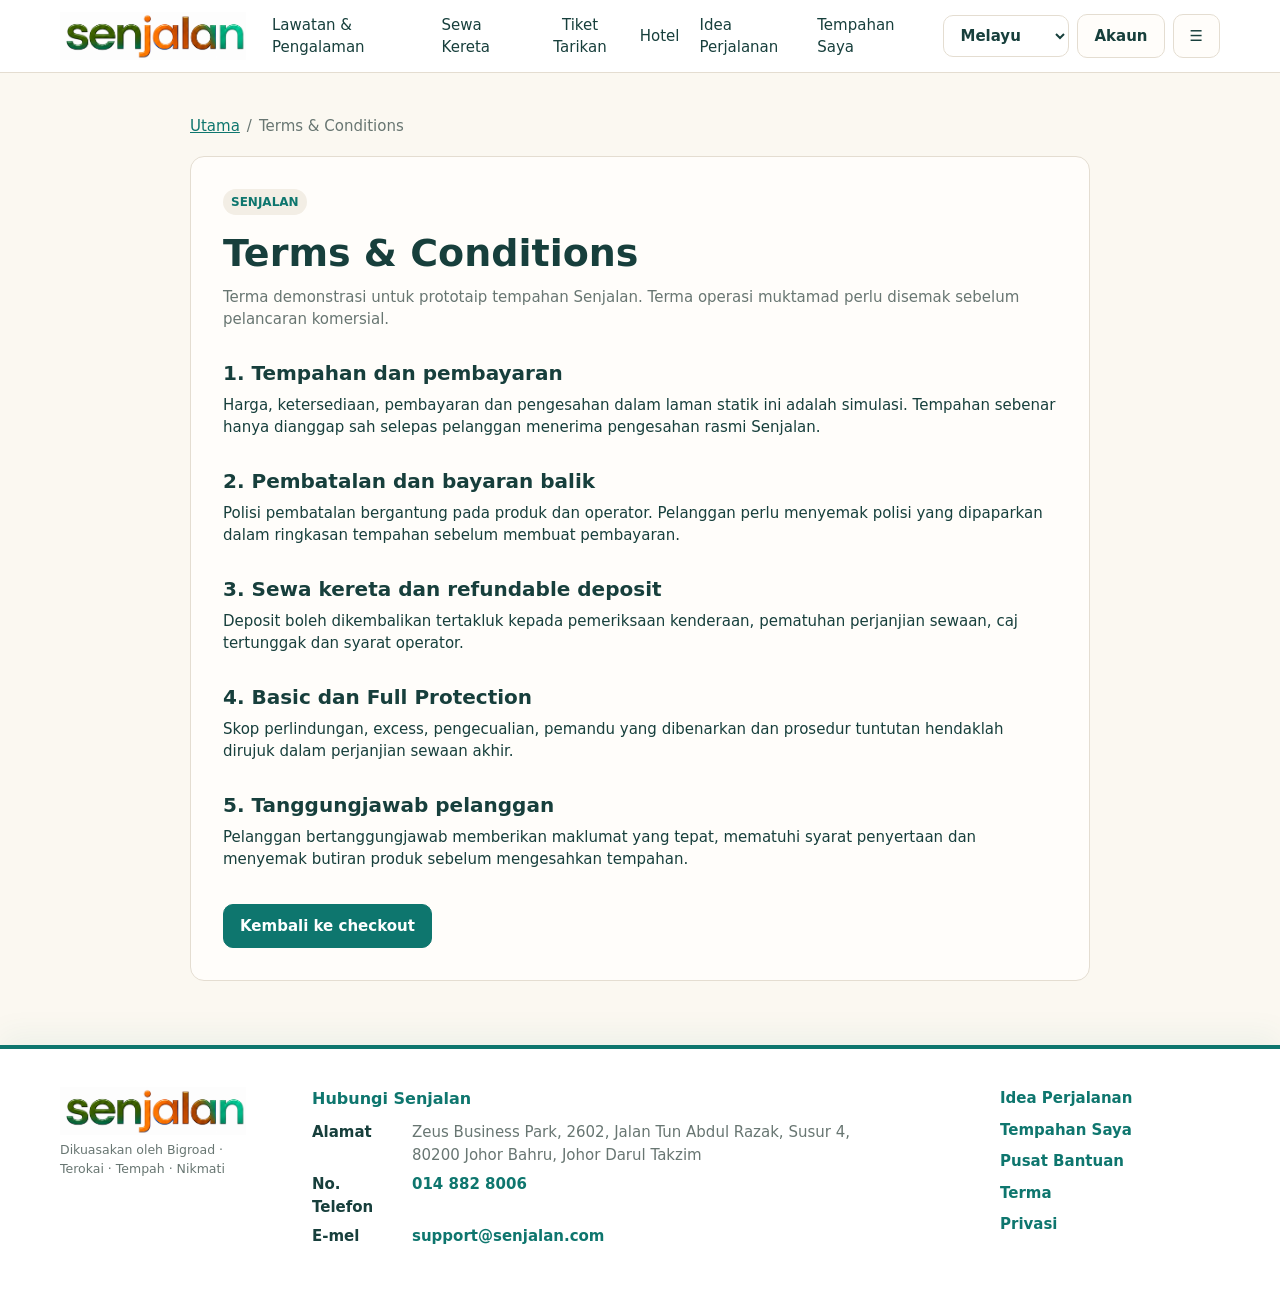
<file: terms.html>
<!doctype html>
<html lang="ms">
<head>
  <meta charset="utf-8">
  <meta name="viewport" content="width=device-width,initial-scale=1">
  <title>Terms &amp; Conditions — Senjalan</title>
  <link rel="stylesheet" href="css/styles.css">
  <script defer src="js/data.js"></script>
  <script defer src="js/app.js"></script>
</head>
<body data-page="terms">
  <div id="siteHeader"></div>
  <main class="page container legal-page">
    <div class="breadcrumb"><a href="index.html">Home</a><span>/</span><span>Terms &amp; Conditions</span></div>
    <article class="panel legal-content">
      <span class="status">SENJALAN</span>
      <h1>Terms &amp; Conditions</h1>
      <p class="muted">Terma demonstrasi untuk prototaip tempahan Senjalan. Terma operasi muktamad perlu disemak sebelum pelancaran komersial.</p>
      <h2>1. Tempahan dan pembayaran</h2><p>Harga, ketersediaan, pembayaran dan pengesahan dalam laman statik ini adalah simulasi. Tempahan sebenar hanya dianggap sah selepas pelanggan menerima pengesahan rasmi Senjalan.</p>
      <h2>2. Pembatalan dan bayaran balik</h2><p>Polisi pembatalan bergantung pada produk dan operator. Pelanggan perlu menyemak polisi yang dipaparkan dalam ringkasan tempahan sebelum membuat pembayaran.</p>
      <h2>3. Sewa kereta dan refundable deposit</h2><p>Deposit boleh dikembalikan tertakluk kepada pemeriksaan kenderaan, pematuhan perjanjian sewaan, caj tertunggak dan syarat operator.</p>
      <h2>4. Basic dan Full Protection</h2><p>Skop perlindungan, excess, pengecualian, pemandu yang dibenarkan dan prosedur tuntutan hendaklah dirujuk dalam perjanjian sewaan akhir.</p>
      <h2>5. Tanggungjawab pelanggan</h2><p>Pelanggan bertanggungjawab memberikan maklumat yang tepat, mematuhi syarat penyertaan dan menyemak butiran produk sebelum mengesahkan tempahan.</p>
      <a class="btn btn-green" href="javascript:history.back()">Kembali ke checkout</a>
    </article>
  </main>
  <div id="siteFooter"></div>
</body>
</html>
</file>
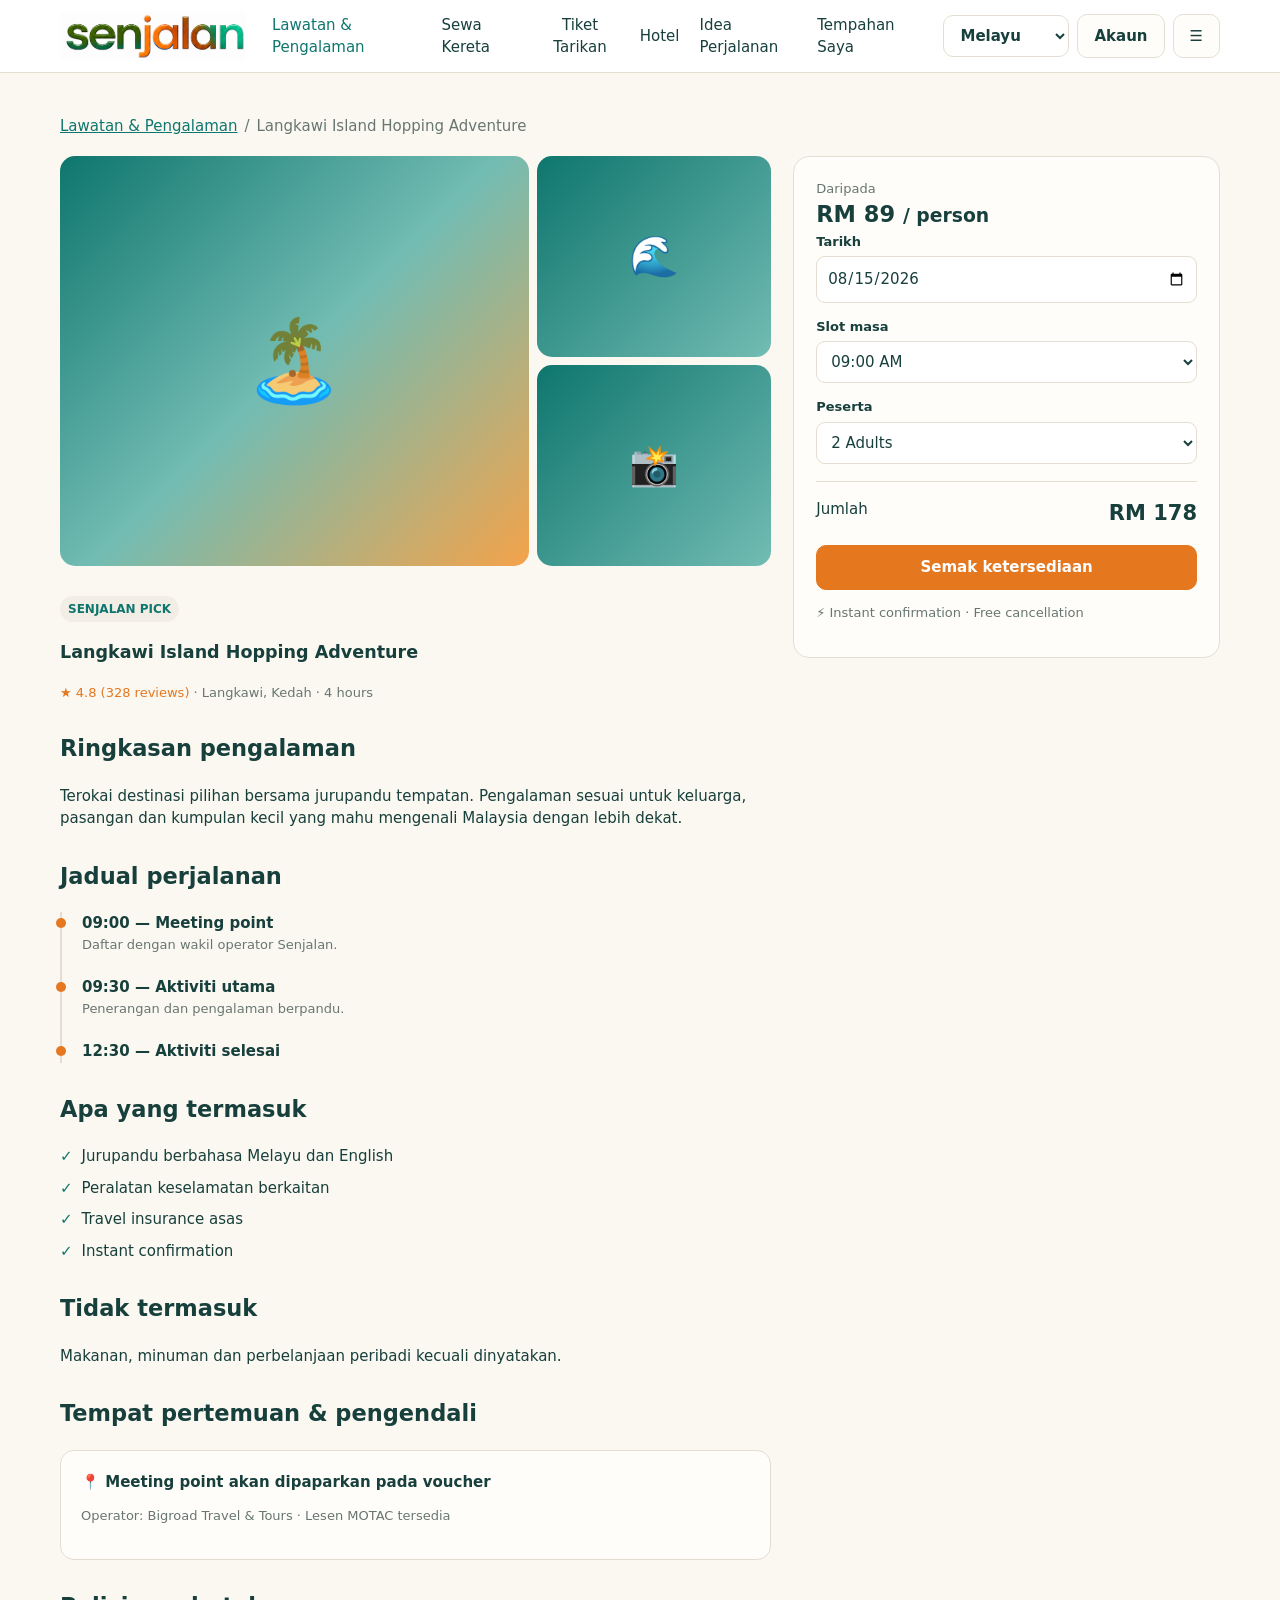
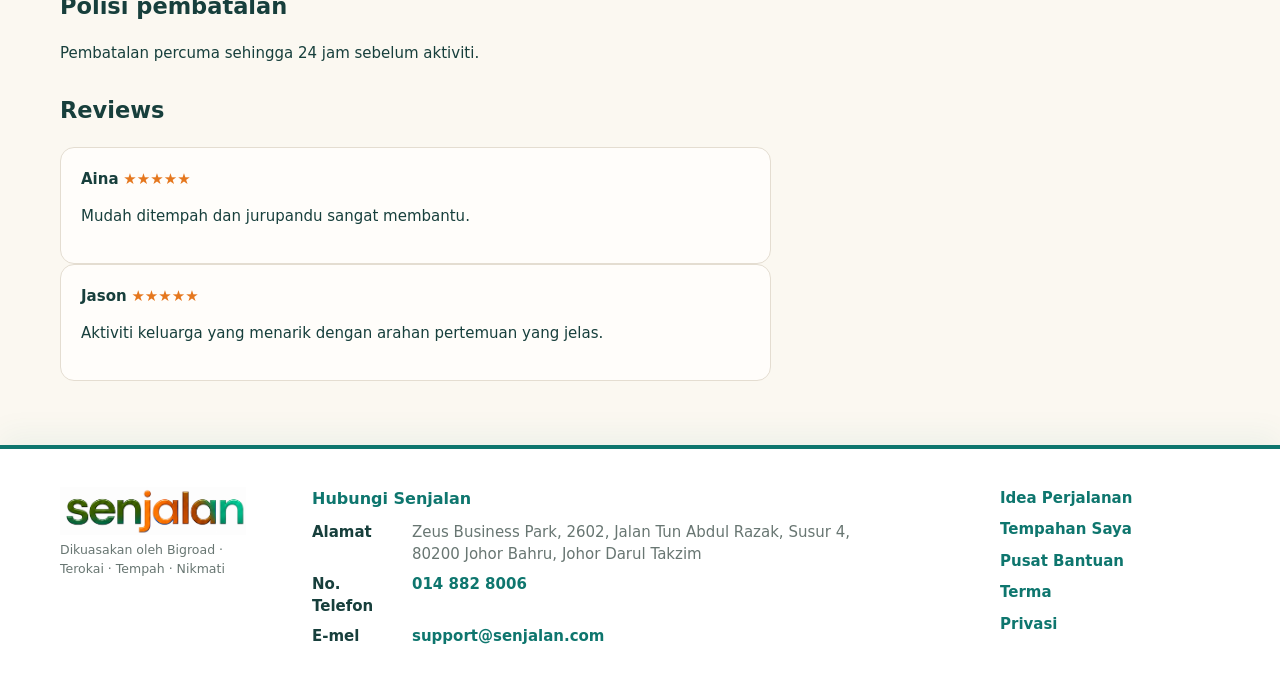
<file: tour-details.html>
<!doctype html><html lang="ms"><head><meta charset="utf-8"><meta name="viewport" content="width=device-width,initial-scale=1"><title>Experience Details — Senjalan</title><link rel="stylesheet" href="css/styles.css"><script defer src="js/data.js"></script><script defer src="js/app.js"></script></head><body data-page="tour-details"><div id="siteHeader"></div><main class="page container"><div class="breadcrumb"><a href="tours.html">Tour &amp; Experiences</a><span>/</span><span id="detailCrumb">Experience</span></div><div class="detail-layout"><section><div class="gallery"><div class="gallery-main" id="detailEmoji">🏝️</div><div class="gallery-side"><div class="gallery-small">🌊</div><div class="gallery-small">📸</div></div></div><article class="detail-copy"><span class="status">SENJALAN PICK</span><h1 id="detailTitle">Experience</h1><p class="card-meta"><span class="stars" id="detailRating">★ 4.8</span> · <span id="detailLocation">Langkawi</span> · 4 hours</p><h2>Ringkasan pengalaman</h2><p>Terokai destinasi pilihan bersama jurupandu tempatan. Pengalaman sesuai untuk keluarga, pasangan dan kumpulan kecil yang mahu mengenali Malaysia dengan lebih dekat.</p><h2>Itinerary</h2><div class="timeline"><div class="timeline-step"><b>09:00 — Meeting point</b><div class="card-meta">Daftar dengan wakil operator Senjalan.</div></div><div class="timeline-step"><b>09:30 — Aktiviti utama</b><div class="card-meta">Penerangan dan pengalaman berpandu.</div></div><div class="timeline-step"><b>12:30 — Aktiviti selesai</b></div></div><h2>Apa yang termasuk</h2><ul class="tick-list"><li>Jurupandu berbahasa Melayu dan English</li><li>Peralatan keselamatan berkaitan</li><li>Travel insurance asas</li><li>Instant confirmation</li></ul><h2>Tidak termasuk</h2><p>Makanan, minuman dan perbelanjaan peribadi kecuali dinyatakan.</p><h2>Meeting point &amp; operator</h2><div class="panel"><b>📍 Meeting point akan dipaparkan pada voucher</b><p class="card-meta">Operator: Bigroad Travel &amp; Tours · Lesen MOTAC tersedia</p></div><h2>Polisi pembatalan</h2><p id="cancelPolicy"></p><h2>Reviews</h2><div id="reviews"></div></article></section><aside class="booking-box"><div class="card-meta">From</div><h2>RM <span id="detailPrice">89</span> <small>/ person</small></h2><div class="form-group"><label for="tourDate">Tarikh</label><input class="form-control" id="tourDate" type="date" value="2026-08-15"></div><div class="form-group"><label for="slotSelect">Slot masa</label><select class="form-control" id="slotSelect"></select></div><div class="form-group"><label for="participantQty">Peserta</label><select class="form-control" id="participantQty"><option value="1">1 Adult</option><option value="2" selected>2 Adults</option><option value="3">3 Adults</option><option value="4">4 Adults</option></select></div><div class="total-row"><span>Jumlah</span><strong id="detailTotal">RM 178</strong></div><button class="btn btn-primary btn-block" id="availabilityButton" type="button">Check availability</button><p class="card-meta">⚡ Instant confirmation · Free cancellation</p></aside></div></main><div id="siteFooter"></div></body></html>
</file>
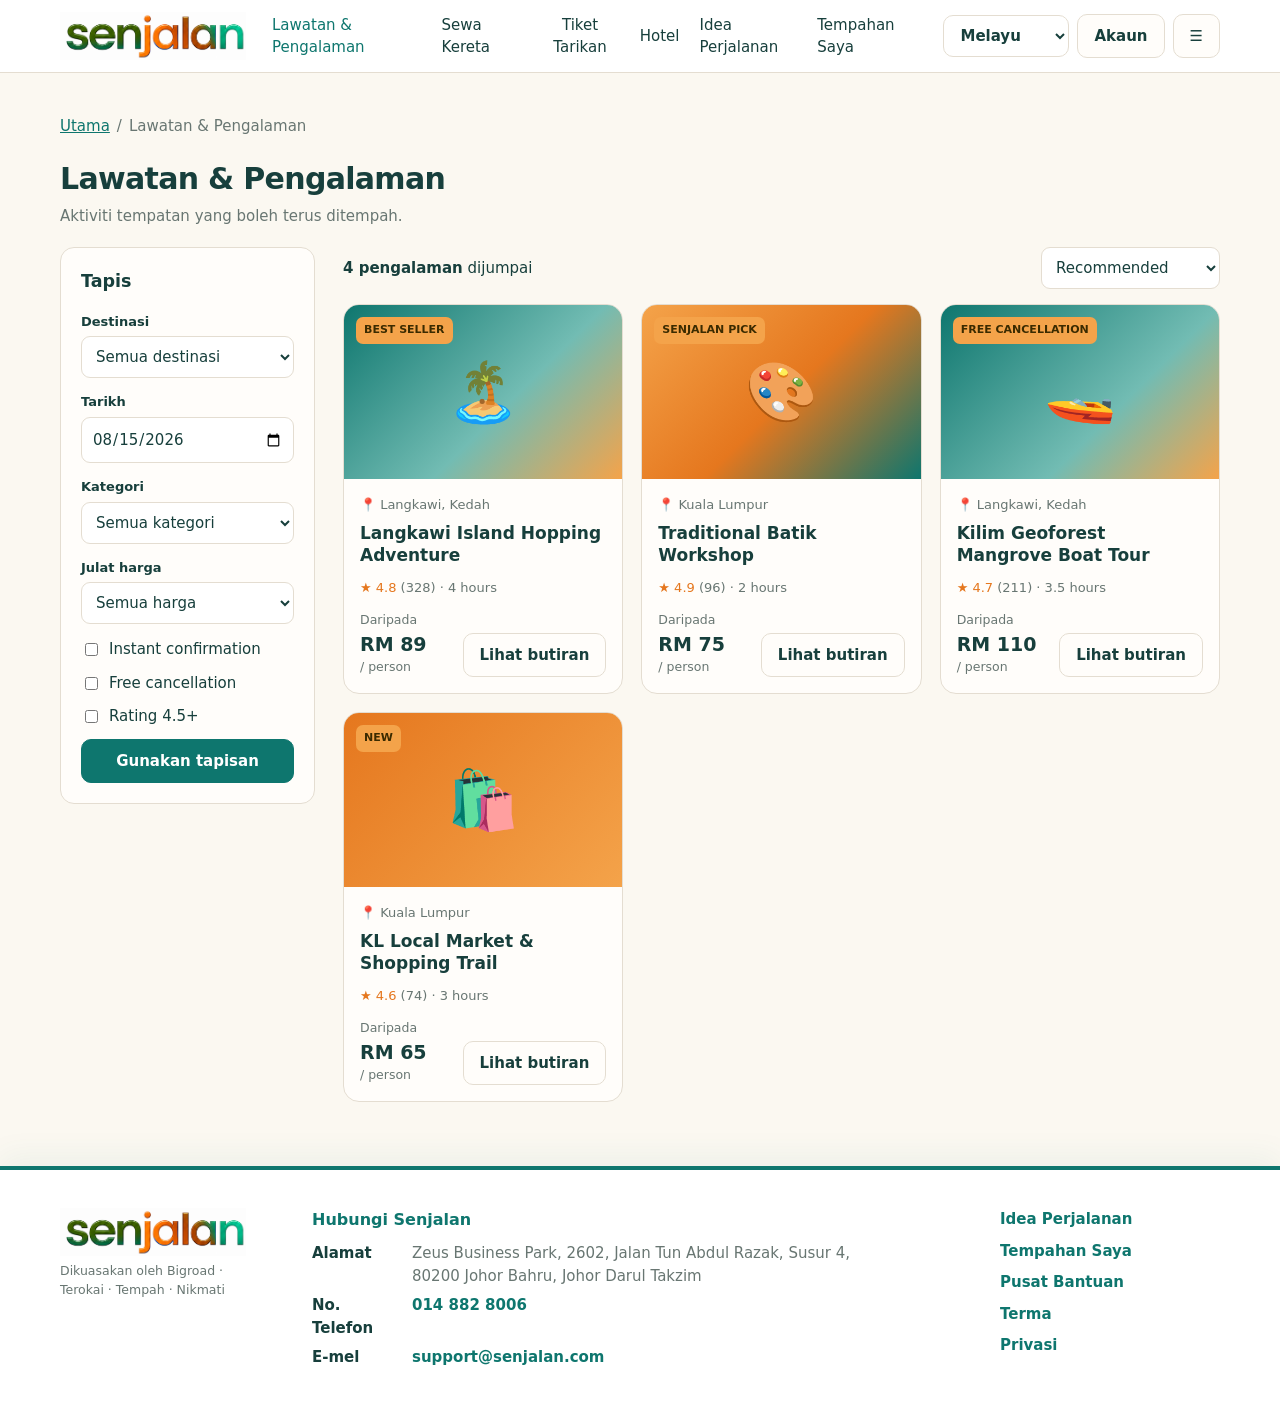
<file: tours.html>
<!doctype html><html lang="ms"><head><meta charset="utf-8"><meta name="viewport" content="width=device-width,initial-scale=1"><title>Tour & Experiences — Senjalan</title><link rel="stylesheet" href="css/styles.css"><script defer src="js/data.js"></script><script defer src="js/app.js"></script></head><body data-page="tours"><div id="siteHeader"></div><main class="page container"><div class="breadcrumb"><a href="index.html">Home</a><span>/</span><span>Tour &amp; Experiences</span></div><div class="page-head"><div><h1>Tour &amp; Experiences</h1><p>Aktiviti tempatan yang boleh terus ditempah.</p></div></div><div class="catalog-layout"><aside class="filter-panel"><h3>Filter</h3><div class="form-group"><label for="filterLocation">Destinasi</label><select class="form-control" id="filterLocation"><option value="All">Semua destinasi</option><option value="Langkawi">Langkawi</option><option value="Kuala Lumpur">Kuala Lumpur</option></select></div><div class="form-group"><label for="filterDate">Tarikh</label><input class="form-control" id="filterDate" type="date" value="2026-08-15"></div><div class="form-group"><label for="filterCategory">Kategori</label><select class="form-control" id="filterCategory"><option value="All">Semua kategori</option><option>Creative Learning</option><option>Island Tour</option><option>Boat Tour</option><option>Shopping Trip</option></select></div><div class="form-group"><label for="filterPrice">Julat harga</label><select class="form-control" id="filterPrice"><option value="All">Semua harga</option><option value="under100">Bawah RM100</option><option value="100to250">RM100–RM250</option></select></div><label class="check-line"><input type="checkbox"> Instant confirmation</label><label class="check-line"><input type="checkbox"> Free cancellation</label><label class="check-line"><input id="filterRating" type="checkbox"> Rating 4.5+</label><button class="btn btn-green btn-block" id="applyFilters" type="button">Apply filters</button></aside><section><div class="results-head"><span><b id="resultCount">4 pengalaman</b> dijumpai</span><label><span class="hidden">Sort</span><select class="form-control" id="sortTours"><option value="recommended">Recommended</option><option value="price">Harga terendah</option><option value="rating">Rating tertinggi</option></select></label></div><div class="product-grid" id="tourResults"></div></section></div></main><div id="siteFooter"></div></body></html>
</file>
<file: css/styles.css>
:root{--off-white:#fbf8f1;--deep-teal:#0e766e;--soft-teal:#72bcb3;--emerald:var(--deep-teal);--deep-blue:var(--deep-teal);--amber:#e5771e;--sunshine:#f4a34a;--green:var(--deep-teal);--green-dark:#075c56;--orange:var(--amber);--ink:#173f3c;--muted:#687672;--bg:var(--off-white);--card:#fffdfa;--line:#e4ddd1;--soft:#f3eee5;--danger:#b42318;--shadow:0 16px 42px rgba(14,118,110,.12)}
*{box-sizing:border-box}html{scroll-behavior:smooth}body{margin:0;background:var(--bg);color:var(--ink);font:15px/1.5 Inter,ui-sans-serif,system-ui,-apple-system,sans-serif}button,input,select,textarea{font:inherit}button{cursor:pointer}a{color:inherit}.container{width:min(1160px,calc(100% - 40px));margin:auto}.hidden{display:none!important}.muted{color:var(--muted)}
.site-header{position:sticky;top:0;z-index:20;background:rgba(255,255,255,.96);border-bottom:1px solid var(--line);backdrop-filter:blur(12px)}.navbar{min-height:72px;display:flex;align-items:center;gap:26px}.logo{border:0;background:none;padding:0;text-decoration:none;font-size:29px;font-weight:800;letter-spacing:-2px;white-space:nowrap}.logo .sen{color:var(--deep-teal)}.logo .ja{color:var(--amber)}.logo .lan{color:var(--soft-teal)}.nav-links{display:flex;align-items:center;gap:20px;flex:1}.nav-links a,.nav-links button{border:0;background:none;text-decoration:none;padding:9px 0;color:var(--ink)}.nav-links a:hover,.nav-links button:hover,.nav-links .active{color:var(--deep-teal)}.nav-actions{display:flex;gap:8px}.mobile-menu{display:none}.btn{display:inline-flex;align-items:center;justify-content:center;gap:7px;border:1px solid var(--line);background:var(--card);color:var(--ink);padding:10px 16px;border-radius:10px;font-weight:650;text-decoration:none}.btn:hover{transform:translateY(-1px);border-color:var(--soft-teal)}.btn-primary{background:var(--amber);border-color:var(--amber);color:#fff}.btn-green{background:var(--deep-teal);border-color:var(--deep-teal);color:#fff}.btn-ghost{background:transparent}.btn-block{width:100%}
.brand-logo{display:block;width:186px;height:48px;overflow:hidden;flex:0 0 auto}.brand-logo-image{display:block;width:100%;height:100%;background:#fff url("../assets/senjalan-logo-blended.png") center 48%/118% auto no-repeat}.footer-brand-logo{margin-bottom:6px}
.language-control{display:inline-flex;align-items:center}.language-control select{min-height:42px;padding:8px 30px 8px 12px;border:1px solid var(--line);border-radius:10px;background:#fff;color:var(--ink);font-weight:700;cursor:pointer}.language-control select:focus{outline:3px solid rgba(229,119,30,.18);border-color:var(--emerald)}
.hero{background:linear-gradient(125deg,var(--green-dark),var(--deep-teal));color:#fff;padding:62px 0 70px;position:relative;overflow:hidden}.hero:after{content:"";position:absolute;width:440px;height:440px;border-radius:50%;right:-150px;top:-240px;background:rgba(253,182,23,.34)}.hero-content{position:relative;z-index:1;max-width:850px}.eyebrow{font-weight:700}.hero h1{font-size:clamp(34px,5vw,48px);line-height:1.07;letter-spacing:-1.8px;margin:12px 0}.hero p{font-size:18px;color:rgba(255,255,255,.85);max-width:680px}.search-bar{display:grid;grid-template-columns:1.4fr 1fr .7fr auto;gap:10px;background:#fff;color:var(--ink);padding:12px;border-radius:16px;margin-top:28px;box-shadow:var(--shadow)}.search-field{padding:7px 12px;border-right:1px solid var(--line)}.search-field label{display:block;font-size:12px;font-weight:700;color:var(--muted)}.search-field input,.search-field select{width:100%;border:0;background:transparent;outline:0;color:var(--ink);padding:3px 0}.search-field:last-of-type{border:0}
.page{padding:42px 0 64px;min-height:650px}.section{margin-bottom:48px}.section-head,.page-head{display:flex;justify-content:space-between;align-items:end;gap:18px;margin-bottom:20px}.section-head h2,.page-head h1{margin:0;letter-spacing:-.7px}.section-head p,.page-head p{margin:4px 0 0;color:var(--muted)}.breadcrumb{display:flex;gap:7px;flex-wrap:wrap;color:var(--muted);margin-bottom:18px}.breadcrumb a{color:var(--green)}
.category-grid{display:grid;grid-template-columns:repeat(4,1fr);gap:14px}.category-card{position:relative;text-align:left;background:var(--card);border:1px solid var(--line);border-radius:16px;padding:20px;min-height:145px}.category-card:hover{transform:translateY(-3px);box-shadow:var(--shadow)}.category-icon{display:grid;place-items:center;width:46px;height:46px;border-radius:13px;background:var(--soft);font-size:23px;margin-bottom:17px}.category-card strong{display:block;font-size:16px}.category-card small{color:var(--muted)}.soon-badge{position:absolute;top:12px;right:12px;background:#eff1ef;color:var(--muted);padding:4px 8px;border-radius:99px;font-size:11px;font-weight:800}
.chip-row{display:flex;gap:8px;flex-wrap:wrap;margin:0 0 18px}.chip{border:1px solid var(--line);background:var(--card);border-radius:99px;padding:8px 13px}.chip.active,.chip:hover{background:var(--deep-teal);border-color:var(--deep-teal);color:#fff}.product-grid{display:grid;grid-template-columns:repeat(3,1fr);gap:18px}.product-card{background:var(--card);border:1px solid var(--line);border-radius:16px;overflow:hidden}.product-card:hover{transform:translateY(-3px);box-shadow:var(--shadow)}.product-image{height:174px;display:grid;place-items:center;position:relative;color:#fff;font-size:58px;background:linear-gradient(135deg,var(--deep-teal),var(--soft-teal) 58%,var(--sunshine))}.product-image.batik{background:linear-gradient(135deg,var(--sunshine),var(--amber) 52%,var(--deep-teal))}.product-image.boat{background:linear-gradient(135deg,var(--deep-teal),var(--soft-teal) 62%,var(--sunshine))}.product-image.shop{background:linear-gradient(135deg,var(--amber),var(--sunshine))}.product-image.car{background:linear-gradient(135deg,var(--deep-teal),var(--soft-teal) 62%,var(--amber))}.card-badge{position:absolute;top:12px;left:12px;background:var(--sunshine);color:#3b2b00;padding:5px 8px;border-radius:7px;font-size:11px;font-weight:800}.card-body{padding:16px}.card-meta{font-size:13px;color:var(--muted)}.product-card h3{font-size:17px;line-height:1.35;margin:7px 0 10px;min-height:46px}.stars{color:var(--amber)}.card-price{display:flex;align-items:end;justify-content:space-between;gap:10px;margin-top:14px}.card-price b{font-size:19px}.card-price small{display:block;color:var(--muted)}
.ai-section{display:grid;grid-template-columns:1.25fr .75fr;gap:24px;align-items:center;background:var(--soft);border-radius:18px;padding:30px}.ai-section h2{margin:6px 0}.prompt-row{display:flex;gap:8px}.prompt-row input{flex:1;min-width:0;padding:11px 13px;border:1px solid var(--line);border-radius:10px;background:#fff}.ai-preview{display:grid;grid-template-columns:1fr 1fr;gap:10px}.mini-card{background:#fff;border:1px solid var(--line);border-radius:12px;padding:15px}.mini-card:first-child{grid-column:1/-1}
.catalog-layout{display:grid;grid-template-columns:255px 1fr;gap:28px}.filter-panel,.panel{background:var(--card);border:1px solid var(--line);border-radius:14px;padding:20px}.filter-panel{height:max-content}.filter-panel h3,.panel h2,.panel h3{margin-top:0}.form-group{margin-bottom:14px}.form-group label{display:block;font-size:13px;font-weight:700;margin-bottom:5px}.form-control{width:100%;padding:10px;border:1px solid var(--line);border-radius:9px;background:#fff;color:var(--ink)}.check-line{display:flex;align-items:center;gap:8px;margin:11px 0}.results-head{display:flex;align-items:center;justify-content:space-between;margin-bottom:15px}.results-head select{width:auto}.form-grid{display:grid;grid-template-columns:1fr 1fr;gap:15px}
.detail-layout{display:grid;grid-template-columns:1.25fr .75fr;gap:22px}.gallery{display:grid;grid-template-columns:2fr 1fr;gap:8px;min-height:410px}.gallery-main,.gallery-small{display:grid;place-items:center;border-radius:15px;color:#fff;font-size:80px;background:linear-gradient(135deg,var(--deep-teal),var(--soft-teal),var(--sunshine))}.gallery-side{display:grid;gap:8px}.gallery-small{font-size:40px;background:linear-gradient(135deg,var(--deep-teal),var(--soft-teal))}.detail-copy{padding-top:30px}.detail-copy h2{margin-top:30px}.booking-box{position:sticky;top:92px;height:max-content;background:var(--card);border:1px solid var(--line);border-radius:16px;padding:22px}.booking-box h2{margin:0}.total-row,.summary-row{display:flex;justify-content:space-between;gap:15px}.total-row{border-top:1px solid var(--line);padding:16px 0;margin-top:17px}.total-row strong{font-size:21px}.tick-list{padding:0;list-style:none}.tick-list li{margin:9px 0}.tick-list li:before{content:"✓";color:var(--deep-teal);font-weight:800;margin-right:9px}.timeline{border-left:2px solid var(--line);padding-left:20px}.timeline-step{position:relative;margin-bottom:22px}.timeline-step:before{content:"";position:absolute;width:10px;height:10px;border-radius:50%;background:var(--amber);left:-26px;top:6px}.status{display:inline-block;background:var(--soft);color:var(--deep-teal);padding:4px 8px;border-radius:99px;font-size:12px;font-weight:800}
.checkout-layout{display:grid;grid-template-columns:1fr 370px;gap:28px}.checkout-main .panel{margin-bottom:16px}.checkout-summary{position:sticky;top:92px;height:max-content}.summary-row{margin:11px 0}.summary-row.grand{border-top:1px solid var(--line);padding-top:14px;font-size:18px}.payment-option{display:flex;align-items:center;gap:12px;padding:14px;border:1px solid var(--line);border-radius:10px;margin:9px 0}.payment-option:has(input:checked){border-color:var(--green);background:var(--soft)}.notice{background:#fff4dd;border:1px solid #efd49e;padding:14px;border-radius:10px;margin:14px 0}.checkout-steps{display:flex;margin-bottom:24px}.checkout-step{flex:1;text-align:center;font-size:12px;color:var(--muted);position:relative}.checkout-step:before{content:"";display:block;width:25px;height:25px;border-radius:50%;background:#e7ece9;margin:0 auto 7px}.checkout-step.done:before,.checkout-step.current:before{background:var(--green)}.checkout-step:after{content:"";position:absolute;height:2px;background:var(--line);left:60%;right:-40%;top:12px}.checkout-step:last-child:after{display:none}
.promo-field{max-width:520px;margin:18px 0 12px}.promo-field>label{display:block;margin-bottom:5px;font-size:13px;font-weight:700}.promo-control{display:grid;grid-template-columns:minmax(0,1fr) auto;gap:8px}.promo-control .btn{min-width:92px}.checkout-demo-notice{max-width:650px;margin:12px 0;padding:11px 13px;font-size:13px}.terms-consent{display:flex;align-items:flex-start;gap:10px;margin:16px 0 12px;padding:13px;border:1px solid var(--line);border-radius:10px;background:var(--card);cursor:pointer}.terms-consent input{flex:0 0 auto;width:18px;height:18px;margin-top:2px;accent-color:var(--deep-teal)}.terms-consent:has(input:checked){border-color:var(--deep-teal);background:var(--soft)}.terms-consent a{color:#1565c0;font-weight:750;text-decoration:underline;text-underline-offset:2px}.terms-consent a:hover{color:var(--orange)}#payButton:disabled{cursor:not-allowed;filter:saturate(.25);opacity:.55;transform:none}.consent-helper{margin:7px 0 0;color:var(--muted);font-size:12px;text-align:center}.legal-page{max-width:900px}.legal-content{padding:32px}.legal-content h1{margin:10px 0 4px;font-size:38px}.legal-content h2{margin:27px 0 6px;font-size:20px}.legal-content p{margin-top:0}.legal-content .btn{margin-top:18px}
@media(max-width:560px){.promo-field{max-width:none}.promo-control{grid-template-columns:1fr}.promo-control .btn{width:100%}.legal-content{padding:22px}.legal-content h1{font-size:30px}}
.confirmation{text-align:center;max-width:720px;margin:auto}.checkmark{width:78px;height:78px;border-radius:50%;display:grid;place-items:center;background:var(--deep-teal);color:#fff;font-size:38px;margin:0 auto 18px}.voucher{text-align:left;background:var(--card);border:1px solid var(--line);border-radius:16px;padding:22px;margin:24px 0}.booking-card{display:grid;grid-template-columns:100px 1fr auto;gap:16px;align-items:center;background:var(--card);border:1px solid var(--line);border-radius:14px;padding:16px;margin-bottom:12px}.booking-thumb{height:82px;border-radius:10px;display:grid;place-items:center;background:linear-gradient(135deg,var(--deep-teal),var(--sunshine));font-size:34px}
.slip-heading{display:flex;align-items:flex-start;justify-content:space-between;gap:20px}.slip-heading>div{display:flex;align-items:center;flex-wrap:wrap;gap:9px}.slip-heading small{color:var(--muted);font-size:10px;font-weight:850;letter-spacing:.08em}.slip-heading h2{margin:0}.confirmation-actions{justify-content:center;flex-wrap:wrap}.confirmation-upsell{margin-top:70px;text-align:left}.confirmation-upsell .section-head h2{margin-top:8px}.upsell-carousel{display:grid;grid-auto-flow:column;grid-auto-columns:calc((100% - 32px)/3);gap:16px;overflow-x:auto;padding:3px 2px 20px;scroll-behavior:smooth;scroll-snap-type:x mandatory;scrollbar-width:thin;scrollbar-color:var(--soft-teal) transparent}.upsell-card{display:flex;min-width:0;flex-direction:column;overflow:hidden;border:1px solid var(--line);border-radius:17px;background:var(--card);scroll-snap-align:start;box-shadow:0 10px 28px rgba(14,118,110,.08)}.upsell-visual{position:relative;display:grid;height:155px;place-items:center;background:linear-gradient(135deg,var(--deep-teal),var(--soft-teal));font-size:58px}.tour-deal .upsell-visual{background:linear-gradient(135deg,var(--deep-teal),var(--orange))}.upsell-visual span{position:absolute;top:12px;left:12px;padding:5px 8px;border-radius:7px;background:var(--orange);color:#fff;font-size:10px;font-weight:850;letter-spacing:.04em}.tour-deal .upsell-visual span{background:#fff;color:var(--deep-teal)}.upsell-copy{display:flex;flex:1;flex-direction:column;padding:18px}.upsell-copy small{color:var(--deep-teal);font-size:10px;font-weight:850;letter-spacing:.07em}.upsell-copy h3{margin:7px 0;font-size:18px;line-height:1.3}.upsell-copy p{margin:0 0 16px;color:var(--muted);font-size:13px}.upsell-copy .btn{align-self:flex-start;margin-top:auto}
.booking-document-row{display:flex;align-items:center;justify-content:space-between;gap:18px;padding:16px 0;border-bottom:1px solid var(--line)}.booking-document-row>div{display:flex;flex-direction:column;gap:3px}.booking-document-row small{color:var(--muted);font-size:10px;font-weight:850;letter-spacing:.07em}.booking-document-row strong{font-size:18px}.booking-document-note{margin-top:14px;padding:13px;border-left:4px solid var(--deep-teal);border-radius:8px;background:var(--soft);color:var(--muted)}.empty-booking-state{text-align:center}.empty-booking-state p{margin-bottom:0}
@media(max-width:850px){.upsell-carousel{grid-auto-columns:calc((100% - 16px)/2)}}
@media(max-width:560px){.slip-heading{flex-direction:column}.confirmation-slip .summary-row{align-items:flex-start;flex-direction:column;gap:2px}.confirmation-actions .btn{width:100%}.confirmation-upsell{margin-top:52px}.upsell-carousel{grid-auto-columns:86%}}
@media(max-width:560px){.booking-document-row{align-items:stretch;flex-direction:column}.booking-document-row .btn{width:100%}}
.blog-grid{display:grid;grid-template-columns:1.3fr .7fr;gap:20px}.feature-post,.post-card{background:var(--card);border:1px solid var(--line);border-radius:15px;overflow:hidden}.post-image{height:230px;display:grid;place-items:center;font-size:62px;background:linear-gradient(135deg,var(--deep-teal),var(--soft-teal),var(--sunshine))}.post-stack{display:grid;gap:12px}.post-card{display:grid;grid-template-columns:120px 1fr}.post-card .post-image{height:auto;font-size:35px}.article{max-width:780px;margin:auto}.article h1{font-size:40px;line-height:1.15}.article-hero{height:360px;border-radius:18px;display:grid;place-items:center;font-size:100px;background:linear-gradient(135deg,var(--deep-teal),var(--soft-teal),var(--sunshine))}.article p{font-size:17px}.related{margin-top:38px}
.dialog-backdrop{position:fixed;inset:0;z-index:40;display:none;align-items:center;justify-content:center;padding:20px;background:rgba(37,59,58,.62)}.dialog-backdrop.open{display:flex}.dialog{width:min(680px,100%);max-height:90vh;overflow:auto;background:var(--card);border-radius:18px;padding:24px;box-shadow:var(--shadow)}.dialog-head{display:flex;justify-content:space-between;align-items:start;gap:20px}.dialog-head h2{margin:0}.dialog-close{border:0;background:var(--soft);border-radius:50%;width:38px;height:38px}.slot-grid{display:grid;grid-template-columns:repeat(3,1fr);gap:8px;margin:15px 0}.slot{border:1px solid var(--line);background:#fff;border-radius:9px;padding:10px}.slot.active{border-color:var(--deep-teal);background:var(--soft);color:var(--deep-teal)}.toast{position:fixed;right:22px;bottom:22px;z-index:60;background:var(--ink);color:#fff;padding:13px 17px;border-radius:10px;box-shadow:var(--shadow);transform:translateY(100px);opacity:0}.toast.show{transform:none;opacity:1}.site-footer{background:#fff;color:var(--ink);padding:38px 0;border-top:4px solid var(--deep-teal);box-shadow:0 -10px 30px rgba(14,118,110,.06)}.footer-inner{display:grid;grid-template-columns:210px minmax(300px,1fr) 220px;align-items:start;gap:42px}.footer-brand small{display:block;color:var(--muted);line-height:1.5}.footer-contact{max-width:580px;font-style:normal}.footer-contact strong{display:block;margin-bottom:10px;color:var(--deep-teal);font-size:16px}.footer-contact p{display:grid;grid-template-columns:90px 1fr;gap:10px;margin:7px 0;color:var(--muted)}.footer-contact p span{color:var(--ink);font-weight:700}.footer-contact a{color:var(--deep-teal);text-decoration:none;font-weight:650}.footer-contact a:hover{color:var(--deep-blue);text-decoration:underline}.footer-links{display:flex;gap:9px;flex-direction:column;align-items:flex-start}.footer-links a{color:var(--deep-teal);text-decoration:none;font-weight:650}.footer-links a:hover{color:var(--deep-blue)}
@media(max-width:850px){.nav-links{display:none;position:absolute;left:0;right:0;top:72px;background:#fff;padding:18px 24px;border-bottom:1px solid var(--line);flex-direction:column;align-items:start}.nav-links.open{display:flex}.mobile-menu{display:inline-flex}.nav-actions .lang{display:none}.search-bar{grid-template-columns:1fr 1fr}.search-bar .btn{grid-column:1/-1}.category-grid{grid-template-columns:1fr 1fr}.product-grid{grid-template-columns:1fr 1fr}.catalog-layout,.detail-layout,.checkout-layout,.blog-grid{grid-template-columns:1fr}.filter-panel{display:none}.booking-box,.checkout-summary{position:static}.ai-section{grid-template-columns:1fr}.gallery{min-height:330px}.footer-inner{grid-template-columns:1fr 1fr}.footer-contact{grid-column:1/-1;grid-row:2}.footer-links{grid-column:2;grid-row:1}}
@media(max-width:560px){.container{width:min(100% - 30px,1160px)}.hero{padding:42px 0}.search-bar{grid-template-columns:1fr}.search-bar .btn{grid-column:auto}.search-field{border-right:0;border-bottom:1px solid var(--line)}.category-grid,.product-grid,.form-grid{grid-template-columns:1fr}.gallery{grid-template-columns:1fr;min-height:280px}.gallery-side{display:none}.booking-card{grid-template-columns:70px 1fr}.booking-card .btn{grid-column:1/-1}.prompt-row{flex-direction:column}.slot-grid{grid-template-columns:1fr 1fr}.article h1{font-size:32px}.article-hero{height:250px}.post-card{grid-template-columns:90px 1fr}.nav-actions .account{display:none}.footer-inner{grid-template-columns:1fr;gap:28px}.footer-brand,.footer-contact,.footer-links{grid-column:1;grid-row:auto}.footer-contact p{grid-template-columns:1fr;gap:1px}.footer-links{padding-top:4px;border-top:1px solid var(--line)}}
@media print{.site-header,.site-footer,.btn,.breadcrumb,.confirmation-upsell{display:none!important}.page{padding:0}.voucher{border:2px solid #333}.confirmation{max-width:none}}
.why-grid{display:grid;grid-template-columns:repeat(3,1fr);gap:18px}.why-card{display:flex;min-width:0;flex-direction:column;overflow:hidden;border:1px solid var(--line);border-radius:20px;background:var(--card);box-shadow:0 10px 30px rgba(14,118,110,.07);transition:transform .2s ease,box-shadow .2s ease}.why-card:hover{transform:translateY(-5px);box-shadow:0 20px 42px rgba(14,118,110,.14)}.why-visual{position:relative;display:grid;min-height:210px;place-items:center;overflow:hidden}.why-visual:before,.why-visual:after{content:"";position:absolute;border-radius:50%;background:rgba(255,255,255,.32)}.why-visual:before{width:150px;height:150px;left:-45px;bottom:-70px}.why-visual:after{width:105px;height:105px;right:-25px;top:-35px}.why-local{background:linear-gradient(135deg,#e4f3ef,var(--soft-teal))}.why-stories{background:linear-gradient(135deg,#fff1df,#f4a34a)}.why-community{background:linear-gradient(135deg,#f6efe4,#e9c49d)}.why-label{position:absolute;z-index:2;top:16px;left:16px;padding:5px 9px;border-radius:99px;background:rgba(255,255,255,.9);color:var(--deep-teal);font-size:11px;font-weight:850;letter-spacing:.05em}.why-art{position:relative;z-index:1;display:flex;align-items:center;gap:5px}.why-art span{display:grid;place-items:center;width:72px;height:72px;border-radius:22px;background:rgba(255,255,255,.76);font-size:38px;box-shadow:0 10px 25px rgba(14,118,110,.1);transform:rotate(-5deg)}.why-art span:nth-child(2){width:86px;height:86px;font-size:48px;transform:translateY(-9px) rotate(3deg)}.why-art span:nth-child(3){transform:rotate(7deg)}.why-body{display:flex;flex:1;flex-direction:column;align-items:center;padding:25px;text-align:center}.why-body h3{margin:0 0 9px;font-size:22px;line-height:1.25}.why-body p{margin:0 0 22px;color:var(--muted)}.why-cta{margin-top:auto;border-color:var(--deep-teal);color:var(--deep-teal)}.why-cta:hover{background:var(--deep-teal);color:#fff}
.destination-head{align-items:center}.carousel-controls{display:flex;gap:9px}.carousel-button{display:grid;place-items:center;width:44px;height:44px;border:1px solid var(--line);border-radius:50%;background:var(--card);color:var(--deep-teal);font-size:20px;font-weight:800}.carousel-button:hover{background:var(--deep-teal);border-color:var(--deep-teal);color:#fff}.carousel-button:disabled{cursor:not-allowed;opacity:.35}.state-carousel{display:grid;grid-auto-flow:column;grid-auto-columns:calc((100% - 32px)/3);gap:16px;overflow-x:auto;padding:3px 2px 19px;scroll-behavior:smooth;scroll-snap-type:x mandatory;scrollbar-width:thin;scrollbar-color:var(--soft-teal) transparent}.state-card{position:relative;display:flex;min-height:225px;flex-direction:column;justify-content:flex-end;overflow:hidden;padding:24px;border-radius:19px;color:#fff;text-decoration:none;scroll-snap-align:start;box-shadow:var(--shadow);transition:transform .2s ease}.state-card:before,.state-card:after{content:"";position:absolute;border-radius:50%;background:rgba(255,255,255,.12)}.state-card:before{width:190px;height:190px;right:-65px;top:-85px}.state-card:after{width:105px;height:105px;left:-40px;bottom:-52px}.state-card>*{position:relative;z-index:1}.state-card>span{width:max-content;max-width:100%;margin-bottom:auto;padding:6px 10px;border-radius:99px;background:rgba(255,255,255,.92);color:var(--deep-teal);font-size:11px;font-weight:850;text-transform:uppercase}.state-card strong{font-size:28px;line-height:1.15}.state-card small{max-width:85%;margin-top:6px;color:rgba(255,255,255,.88);font-size:14px}.state-arrow{position:absolute;right:22px;bottom:22px;display:grid;width:34px;height:34px;place-items:center;border-radius:50%;background:rgba(255,255,255,.17)}.state-card:hover{transform:translateY(-3px)}.state-0{background:linear-gradient(140deg,#0e766e,#074843)}.state-1{background:linear-gradient(140deg,#268f84,#075c56)}.state-2{background:linear-gradient(140deg,#e5771e,#9f4e0c)}.state-3{background:linear-gradient(140deg,#a75b1d,#e5771e)}.state-4{background:linear-gradient(140deg,#397e77,#0e766e)}.state-5{background:linear-gradient(140deg,#c66c22,#7f4215)}.state-6{background:linear-gradient(140deg,#178a7f,#e5771e)}.state-7{background:linear-gradient(140deg,#0e766e,#b65d18)}.carousel-hint{margin:5px 0 0;color:var(--muted);font-size:13px;text-align:right}
.how-grid{display:grid;grid-template-columns:repeat(3,1fr);gap:16px;padding:0;list-style:none;counter-reset:steps}.how-grid li{padding:24px;border-radius:16px;background:var(--soft);border:1px solid var(--line)}.how-grid li>span{display:inline-grid;place-items:center;width:42px;height:42px;margin-bottom:16px;border-radius:50%;background:var(--deep-teal);color:#fff;font-weight:850}.how-grid li:nth-child(2)>span{background:var(--deep-blue)}.how-grid li:nth-child(3)>span{background:var(--emerald)}.how-grid h3{margin:0 0 7px}.how-grid p{margin:0;color:var(--muted)}
.local-cta{display:flex;align-items:center;justify-content:space-between;gap:30px;padding:32px;border-radius:20px;background:linear-gradient(120deg,var(--soft),#fff0df);border:1px solid var(--line)}.local-cta h2{margin:7px 0}.local-cta p{max-width:720px;margin:0;color:var(--muted)}.local-cta .btn{flex:0 0 auto}
.faq-list{display:grid;grid-template-columns:1fr 1fr;gap:12px}.faq-list details{padding:18px 20px;border:1px solid var(--line);border-radius:14px;background:var(--card)}.faq-list details[open]{border-color:var(--soft-teal);box-shadow:0 8px 24px rgba(14,118,110,.07)}.faq-list summary{cursor:pointer;color:var(--ink);font-weight:750}.faq-list p{margin:12px 0 0;color:var(--muted)}
@media(max-width:850px){.why-grid{grid-template-columns:1fr 1fr}.why-card:last-child{grid-column:1/-1}.faq-list{grid-template-columns:1fr}.state-carousel{grid-auto-columns:calc((100% - 16px)/2)}.how-grid{grid-template-columns:1fr}.local-cta{align-items:flex-start;flex-direction:column}}
@media(max-width:560px){.why-grid{grid-template-columns:1fr}.why-card:last-child{grid-column:auto}.why-visual{min-height:185px}.state-carousel{grid-auto-columns:86%}.state-card{min-height:205px}.destination-head{align-items:flex-end}.carousel-hint{text-align:left}.local-cta{padding:24px}.local-cta .btn{width:100%}}
@media(max-width:850px){.nav-actions .language-control{display:inline-flex}.brand-logo{width:158px}.language-control select{padding-right:25px}}
@media(max-width:560px){.navbar{gap:10px}.brand-logo{width:142px}.nav-actions{gap:6px}.language-control select{width:82px;padding:7px 22px 7px 8px}.mobile-menu{padding-inline:12px}}
.inspiration-grid{display:grid;grid-template-columns:repeat(3,1fr);gap:18px}.inspiration-card{overflow:hidden;border:1px solid var(--line);border-radius:18px;background:var(--card);box-shadow:0 10px 30px rgba(14,118,110,.07)}.inspiration-visual{display:grid;height:150px;place-items:center;font-size:58px}.inspiration-visual.worth{background:linear-gradient(135deg,#e4f3ef,#72bcb3)}.inspiration-visual.food{background:linear-gradient(135deg,#fff1d6,#f4a34a)}.inspiration-visual.family{background:linear-gradient(135deg,#f6eee2,#e9b477)}.inspiration-card>div:last-child{padding:22px}.inspiration-card small{color:var(--deep-teal);font-size:11px;font-weight:850;letter-spacing:.06em}.inspiration-card h3{margin:7px 0 8px;font-size:20px}.inspiration-card p{margin:0 0 15px;color:var(--muted)}.inspiration-card a{color:var(--deep-teal);font-weight:750;text-decoration:none}.inspiration-card a:hover{color:var(--deep-blue)}.transport-feature{display:grid;grid-template-columns:1.25fr .75fr;gap:30px;align-items:center;padding:34px;border-radius:20px;background:linear-gradient(120deg,#fff0df,var(--soft));border:1px solid var(--line)}.transport-copy h2{margin:7px 0}.transport-copy p{max-width:720px;color:var(--muted)}.transport-actions{display:flex;gap:10px;flex-wrap:wrap;margin-top:20px}.transport-art{display:flex;align-items:center;justify-content:center;gap:8px}.transport-art span{display:grid;width:72px;height:72px;place-items:center;border-radius:20px;background:#fff;font-size:35px;box-shadow:var(--shadow);transform:rotate(-5deg)}.transport-art span:nth-child(2){width:90px;height:90px;font-size:46px;transform:translateY(-12px) rotate(4deg)}.transport-art span:nth-child(3){transform:rotate(7deg)}
@media(max-width:850px){.inspiration-grid{grid-template-columns:1fr 1fr}.inspiration-card:last-child{grid-column:1/-1}.transport-feature{grid-template-columns:1fr}.transport-art{grid-row:1}}
@media(max-width:560px){.inspiration-grid{grid-template-columns:1fr}.inspiration-card:last-child{grid-column:auto}.transport-feature{padding:25px}.transport-art span{width:58px;height:58px;font-size:29px}.transport-art span:nth-child(2){width:72px;height:72px;font-size:37px}.transport-actions .btn{width:100%}}
.product-image.has-photo{height:220px;overflow:hidden;background:#fff;font-size:0;padding:8px}.product-photo{display:block;width:100%;height:100%;object-fit:contain;object-position:center;transition:transform .25s ease}.product-card:hover .product-photo{transform:scale(1.018)}.product-image.has-photo .card-badge{z-index:2;left:auto;right:12px;background:var(--orange);color:#fff}
@media(max-width:560px){.product-image.has-photo{height:205px}}
.pickup-location-group,.dropoff-location-group{min-width:0}.location-label-row{display:flex;align-items:center;justify-content:space-between;gap:12px}.different-location-toggle{display:flex!important;align-items:center;gap:6px;margin:0!important;color:var(--deep-teal);font-size:12px!important;font-weight:650!important}.different-location-toggle input{margin:0}.location-search-row{display:grid;grid-template-columns:minmax(0,1fr) auto;gap:8px}.location-picker-input{cursor:pointer}.location-picker-input[aria-disabled="true"]{cursor:not-allowed;background:var(--soft);color:var(--muted)}.map-search-button{border-color:var(--deep-teal);color:var(--deep-teal);white-space:nowrap}.map-search-button:hover:not(:disabled){background:var(--deep-teal);color:#fff}.map-search-button:disabled{cursor:not-allowed;opacity:.45}.location-helper{display:block;margin-top:7px;color:var(--muted)}.location-picker-search{display:grid;grid-template-columns:1fr auto;gap:9px;position:sticky;top:-24px;z-index:2;padding:8px 0 13px;background:var(--card)}.location-results{display:grid;grid-template-columns:1fr 1fr;gap:14px;margin-top:15px}.location-state-group{padding:13px;border:1px solid var(--line);border-radius:13px;background:var(--bg)}.location-state-group h3{margin:0 0 8px;color:var(--deep-teal);font-size:14px}.location-option{display:grid;width:100%;grid-template-columns:25px 1fr;gap:2px 7px;padding:9px;border:0;border-radius:9px;background:transparent;color:var(--ink);text-align:left}.location-option:hover{background:#fff1df}.location-option span{grid-row:1/3}.location-option b{font-size:13px}.location-option small{color:var(--muted)}
@media(max-width:850px){.location-search-row{grid-template-columns:1fr}.map-search-button{width:100%}.location-label-row{align-items:flex-start;flex-direction:column;gap:4px}}
@media(max-width:560px){.location-results{grid-template-columns:1fr}.location-picker-search{grid-template-columns:1fr}.location-picker-search .btn{width:100%}}
.dialog:has(.location-picker-layout){width:min(720px,100%);max-height:78vh;padding:20px}.dialog:has(.location-picker-layout) .dialog-head h2{font-size:25px}.location-picker-layout{display:grid;grid-template-columns:180px 1fr;min-height:340px;gap:12px;margin-top:6px}.location-state-list{display:flex;max-height:360px;flex-direction:column;gap:4px;overflow-y:auto;padding:4px 9px 4px 3px;border-right:1px solid var(--line)}.location-state-button{display:flex;align-items:center;justify-content:space-between;gap:8px;width:100%;padding:10px 12px;border:1px solid transparent;border-radius:10px;background:transparent;color:var(--ink);text-align:left}.location-state-button:hover{background:var(--soft)}.location-state-button.active{border-color:var(--deep-teal);background:var(--deep-teal);color:#fff}.location-state-button small{display:grid;min-width:23px;height:23px;place-items:center;border-radius:50%;background:rgba(255,255,255,.8);color:var(--deep-teal);font-size:11px}.location-state-empty{padding:16px;color:var(--muted);text-align:center}.location-point-panel{min-width:0;padding:6px}.location-empty{display:grid;min-height:315px;place-items:center;align-content:center;padding:24px;border:1px dashed var(--line);border-radius:15px;background:var(--bg);text-align:center}.location-empty span{font-size:38px}.location-empty h3{margin:10px 0 3px}.location-empty p{max-width:330px;margin:0;color:var(--muted)}.location-point-head{display:flex;align-items:end;justify-content:space-between;gap:15px;padding:8px 8px 15px;border-bottom:1px solid var(--line)}.location-point-head small{color:var(--orange);font-size:10px;font-weight:850;letter-spacing:.07em}.location-point-head h3{margin:3px 0 0;font-size:24px}.location-point-head>span{color:var(--muted);font-size:12px}.location-point-list{display:grid;gap:7px;padding:12px 2px}.location-point-list .location-option{padding:13px 12px;border:1px solid transparent}.location-point-list .location-option:hover{border-color:#f2c89f;background:#fff1df}
@media(max-width:650px){.location-picker-layout{grid-template-columns:1fr;min-height:0}.location-state-list{max-height:none;flex-direction:row;overflow-x:auto;border-right:0;border-bottom:1px solid var(--line);scroll-snap-type:x mandatory}.location-state-button{flex:0 0 auto;width:auto;scroll-snap-align:start}.location-point-panel{min-height:320px}.location-empty{min-height:300px}.location-point-head{align-items:flex-start}}
.car-addon-list{display:flex;flex-direction:column;gap:6px;margin:8px 0 10px}.car-addon-option{display:flex;align-items:center;justify-content:space-between;gap:8px;min-height:46px;padding:7px 11px;border:1px solid var(--line);border-radius:9px;background:var(--card)}.car-addon-option:has(input:checked){border-color:var(--orange);background:#fff5e9}.car-addon-option label{display:flex;align-items:center;gap:9px;min-width:0;cursor:pointer}.car-addon-option label span{display:flex;align-items:baseline;flex-direction:row;flex-wrap:wrap;gap:3px 8px}.car-addon-option label small{color:var(--muted)}.terms-info{display:grid;flex:0 0 24px;width:24px;height:24px;padding:0;place-items:center;border:1.5px solid var(--deep-teal);border-radius:50%;background:transparent;color:var(--deep-teal);font:700 13px/1 Georgia,serif;cursor:pointer}.terms-info:hover,.terms-info:focus-visible{border-color:var(--orange);background:var(--orange);color:#fff}.car-terms-panel{margin:7px 0 10px;padding:10px;border-left:4px solid var(--deep-teal);border-radius:8px;background:var(--soft);font-size:12px}.car-terms-panel p{margin:5px 0}.car-price-summary{margin:12px 0;padding:13px;border:1px solid var(--line);border-radius:12px;background:var(--bg)}.car-price-summary h3{margin:0 0 8px}.car-price-summary .summary-row{margin:6px 0}.refundable-row{padding-top:7px;border-top:1px dashed var(--line)}.summary-addon-details{display:grid;gap:4px;margin:-5px 0 8px;padding-left:10px;border-left:2px solid var(--soft-teal)}.summary-addon-details>div{display:flex;justify-content:space-between;gap:12px;color:var(--muted);font-size:12px}.summary-addon-details b{color:var(--ink)}
@media(max-width:560px){.car-addon-option label span{align-items:flex-start;flex-direction:column;gap:0}.terms-info{align-self:center}}
.hero{background-image:linear-gradient(90deg,rgba(7,92,86,.97) 0%,rgba(14,118,110,.88) 40%,rgba(229,119,30,.2) 72%),url("../assets/senjalan-travel-banner.png");background-position:center;background-size:cover;background-repeat:no-repeat;min-height:455px;display:flex;align-items:center}.hero:after{display:none}.hero-content{max-width:1160px}.hero h1,.hero p,.hero .eyebrow{max-width:680px;text-shadow:0 2px 12px rgba(7,68,64,.4)}
@media(max-width:850px){.hero{background-position:60% center}.hero h1,.hero p{max-width:600px}}
@media(max-width:560px){.hero{min-height:auto;background-position:68% center;background-image:linear-gradient(90deg,rgba(7,92,86,.98),rgba(14,118,110,.78)),url("../assets/senjalan-travel-banner.png")}.hero h1,.hero p{max-width:none}}
</file>
